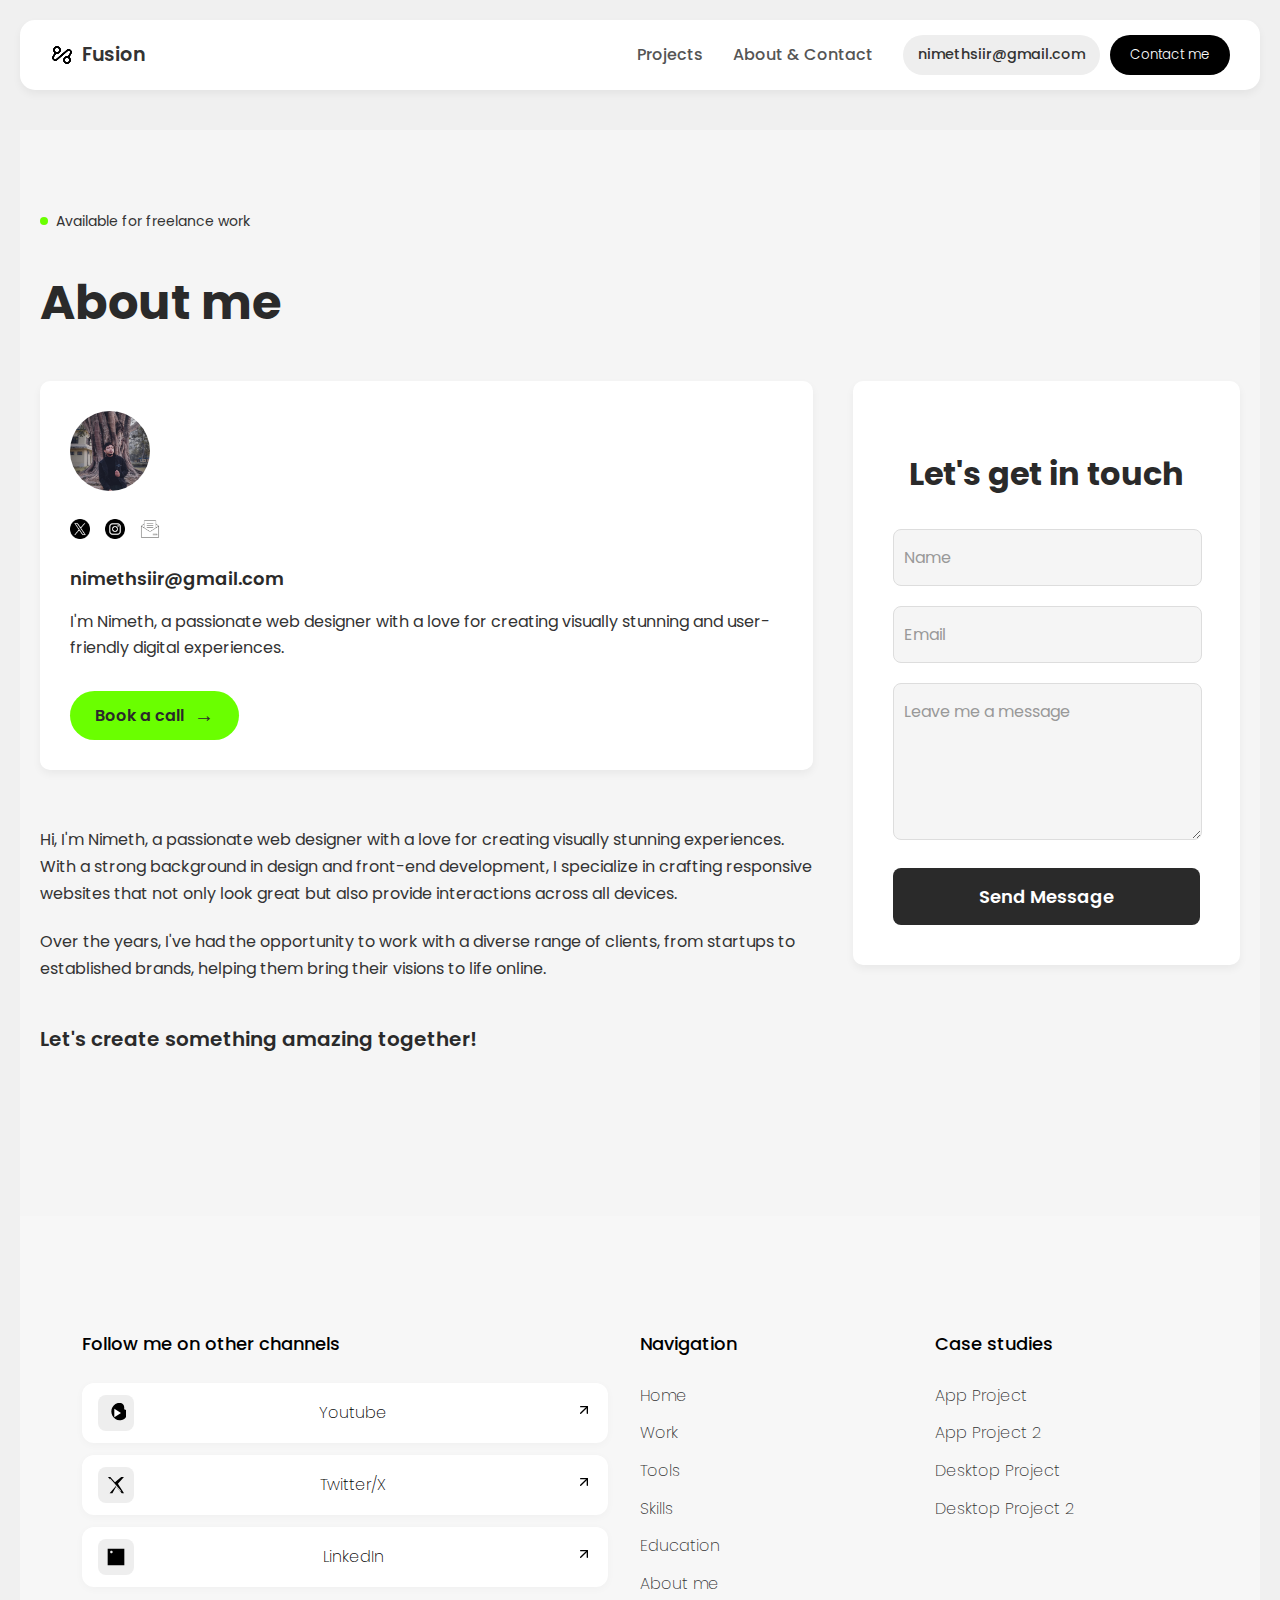
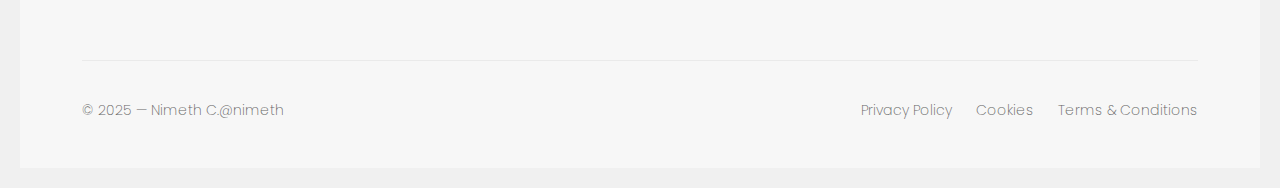
<file: about.html>
<!DOCTYPE html>
<html lang="en">
<head>
    <meta charset="UTF-8">
    <meta name="viewport" content="width=device-width, initial-scale=1.0">
    <title>Nimeth C. - Fusion</title>
    <link rel="stylesheet" href="css/style.css">
    <link rel="icon" type="image/png" href="assets/Automation.png">
    <link rel="preconnect" href="https://fonts.googleapis.com">
    <link rel="preconnect" href="https://fonts.gstatic.com" crossorigin>
    <link href="https://fonts.googleapis.com/css2?family=Poppins:wght@300;400;500;600;700&display=swap" rel="stylesheet">
    <link rel="stylesheet" href="https://fonts.googleapis.com/css2?family=Material+Symbols+Outlined:opsz,wght,FILL,GRAD@24,400,0,0&icon_names=arrow_circle_right" />
    <link rel="stylesheet" href="https://cdnjs.cloudflare.com/ajax/libs/font-awesome/6.7.2/css/all.min.css" integrity="sha512-Evv84Mr4kqVGRNSgIGL/F/aIDqQb7xQ2vcrdIwxfjThSH8CSR7PBEakCr51Ck+w+/U6swU2Im1vVX0SVk9ABhg==" crossorigin="anonymous" referrerpolicy="no-referrer" />
    <link href="https://fonts.googleapis.com/css2?family=Material+Icons" rel="stylesheet">
    <link href="https://fonts.googleapis.com/css2?family=Material+Symbols+Outlined" rel="stylesheet">
    
</head>
<body>
    <!--Preloader-->
    <div id="preloader">
        <div class="spinner"></div>
    </div>
    
    <div class="container">
        <!-- Navbar -->
        <nav class="navbar">
            <div class="navbar-brand">
                <img src="assets/Automation.png" alt="Fusion Logo" class="logo">
                Fusion
            </div>
            <div class="hamburger-menu" id="hamburger-menu">
                &#9776;
            </div>
            <div class="nav-links" id="nav-links">
                <ul>
                    <li><a href="project.html">Projects</a></li>
                    <li><a href="about.html">About & Contact</a></li>
                    <li class="email-contact">
                        <a href="mailto:hello@andrew.design" class="email-link">nimethsiir@gmail.com</a>
                        <button class="contact-btn">Contact me</button>
                    </li>
                </ul>
            </div>
        </nav>


        <!-- About me -->
<section id="about-me" class="am-section">
    <div class="am-container">
        <div class="am-status-indicator">
            <span class="am-status-dot"></span> Available for freelance work
        </div>
        <h1 class="am-section-heading">About me</h1>

        <div class="am-main-content-flex">
            <div class="am-left-content-column">
                <div class="am-contact-card">
                    <div class="am-profile-image-wrap">
                        <img src="assets/profile.jpeg" alt="Andrew's Profile Picture" class="am-profile-image">
                    </div>
                    <div class="am-social-links">
                        <a href="#" aria-label="X (Twitter)" class="am-social-icon"><img src="assets/twitter.png" alt="X icon"></a>
                        <a href="#" aria-label="Instagram" class="am-social-icon"><img src="assets/instagram.png" alt="Instagram icon"></a>
                        <a href="#" aria-label="Email" class="am-social-icon"><img src="assets/letter.png" alt="Email icon"></a>
                    </div>
                    <p class="am-email-address">nimethsiir@gmail.com</p>
                    <p class="am-intro-paragraph">I'm Nimeth, a passionate web designer with a love for creating visually stunning and user-friendly digital experiences.</p>
                    <a href="#" class="am-book-call-button">
                        Book a call
                        <span class="am-button-arrow">→</span>
                    </a>
                </div>

                <div class="am-about-description">
                    <p>Hi, I'm Nimeth, a passionate web designer with a love for creating visually stunning experiences. With a strong background in design and front-end development, I specialize in crafting responsive websites that not only look great but also provide interactions across all devices.</p>
                    <p>Over the years, I've had the opportunity to work with a diverse range of clients, from startups to established brands, helping them bring their visions to life online.</p>
                    <p class="am-tagline-text">Let's create something amazing together!</p>
                </div>
            </div>

            <div class="am-right-form-column">
                <div class="am-contact-form-block">
                    <h2 class="am-form-heading">Let's get in touch</h2>
                    <form class="am-contact-form">
                        <div class="am-form-field">
                            <input type="text" id="am-name" name="name" placeholder="Name" required>
                        </div>
                        <div class="am-form-field">
                            <input type="email" id="am-email" name="email" placeholder="Email" required>
                        </div>
                        <div class="am-form-field">
                            <textarea id="am-message" name="message" placeholder="Leave me a message" rows="5" required></textarea>
                        </div>
                        <button type="submit" class="am-send-message-button">Send Message</button>
                    </form>
                </div>
            </div>
        </div>
    </div>
</section>
<!-- Footer -->

<section class="footer-section">
    <div class="footer-content-wrapper">
        <!-- Column 1: Follow me on other channels -->
        <div class="footer-column follow-channels">
            <h3 class="footer-column-heading">Follow me on other channels</h3>
            <div class="social-links-footer">
                <a href="#" target="_blank" class="footer-social-link">
                    <span class="footer-social-icon-wrapper">
                        <svg width="20" height="20" viewBox="0 0 24 24" fill="none" xmlns="http://www.w3.org/2000/svg">
                            <path d="M21.8 7.36c0.1-0.9 0.1-1.8 0-2.7c-0.1-0.9-0.4-1.7-0.9-2.5c-0.5-0.8-1.2-1.4-2-1.8c-0.8-0.4-1.7-0.6-2.6-0.6c-1.8 0-3.5 0.5-5 1.5c-1.5 1-2.7 2.3-3.6 3.9c-0.9 1.6-1.3 3.3-1.3 5c0 1.7 0.4 3.4 1.3 5c0.9 1.6 2.1 2.9 3.6 3.9c1.5 1 3.2 1.5 5 1.5c0.9 0 1.8-0.1 2.6-0.3c0.8-0.2 1.6-0.5 2.3-0.9c0.7-0.4 1.4-0.9 1.9-1.5c0.6-0.6 1-1.2 1.3-1.9c0.3-0.7 0.5-1.5 0.6-2.3c0.1-0.8 0.1-1.6 0-2.4c0-0.8-0.1-1.6-0.3-2.4z" fill="currentColor"/>
                            <path d="M10 17V7L18 12L10 17Z" fill="#fff"/>
                        </svg>
                    </span>
                    Youtube
                    <span class="footer-arrow-icon">
                        <svg width="16" height="16" viewBox="0 0 24 24" fill="none" xmlns="http://www.w3.org/2000/svg">
                            <path d="M7 17L17 7" stroke="currentColor" stroke-width="2" stroke-linecap="round" stroke-linejoin="round"/>
                            <path d="M7 7H17V17" stroke="currentColor" stroke-width="2" stroke-linecap="round" stroke-linejoin="round"/>
                        </svg>
                    </span>
                </a>
                <a href="#" target="_blank" class="footer-social-link">
                    <span class="footer-social-icon-wrapper">
                        <svg width="20" height="20" viewBox="0 0 24 24" fill="none" xmlns="http://www.w3.org/2000/svg">
                            <path d="M18.244 2.25h3.308l-7.227 8.26L21.61 21.75H18.935L12.07 13.956L7.646 21.75H4.353L11.607 13.542L2.367 2.25H5.207L10.74 8.604L18.244 2.25ZM17.037 19.5H18.406L5.303 4.5H3.892L17.037 19.5Z" fill="currentColor"/>
                        </svg>
                    </span>
                    Twitter/X
                    <span class="footer-arrow-icon">
                        <svg width="16" height="16" viewBox="0 0 24 24" fill="none" xmlns="http://www.w3.org/2000/svg">
                            <path d="M7 17L17 7" stroke="currentColor" stroke-width="2" stroke-linecap="round" stroke-linejoin="round"/>
                            <path d="M7 7H17V17" stroke="currentColor" stroke-width="2" stroke-linecap="round" stroke-linejoin="round"/>
                        </svg>
                    </span>
                </a>
                <a href="#" target="_blank" class="footer-social-link">
                    <span class="footer-social-icon-wrapper">
                        <svg width="20" height="20" viewBox="0 0 24 24" fill="none" xmlns="http://www.w3.org/2000/svg">
                            <path d="M2.00001 2.00001H22V22H2.00001V2.00001ZM8.00001 10V18H5V10H8.00001ZM6.50001 7.5C7.32843 7.5 8.00001 6.82843 8.00001 6C8.00001 5.17157 7.32843 4.5 6.50001 4.5C5.67158 4.5 5.00001 5.17157 5.00001 6C5.00001 6.82843 5.67158 7.5 6.50001 7.5ZM19 14C19 12.5 17.5 11 16 11C14.5 11 13 12.5 13 14V18H10V10H13V11C13.5 10.5 14.5 9.5 16 9.5C18 9.5 19 10.5 19 14V18Z" fill="currentColor"/>
                        </svg>
                    </span>
                    LinkedIn
                    <span class="footer-arrow-icon">
                        <svg width="16" height="16" viewBox="0 0 24 24" fill="none" xmlns="http://www.w3.org/2000/svg">
                            <path d="M7 17L17 7" stroke="currentColor" stroke-width="2" stroke-linecap="round" stroke-linejoin="round"/>
                            <path d="M7 7H17V17" stroke="currentColor" stroke-width="2" stroke-linecap="round" stroke-linejoin="round"/>
                        </svg>
                    </span>
                </a>
            </div>
        </div>

        <!-- Column 2: Navigation -->
        <div class="footer-column">
            <h3 class="footer-column-heading">Navigation</h3>
            <ul class="footer-links-list">
                <li><a href="index.html">Home</a></li>
                <li><a href="#">Work</a></li>
                <li><a href="#">Tools</a></li>
                <li><a href="#">Skills</a></li>
                <li><a href="#">Education</a></li>
                <li><a href="about.html">About me</a></li>
            </ul>
        </div>

        <!-- Column 3: Case studies -->
        <div class="footer-column">
            <h3 class="footer-column-heading">Case studies</h3>
            <ul class="footer-links-list">
                <li><a href="#">App Project</a></li>
                <li><a href="#">App Project 2</a></li>
                <li><a href="#">Desktop Project</a></li>
                <li><a href="#">Desktop Project 2</a></li>
            </ul>
        </div>
    </div>

    <!-- Bottom Bar: Copyright and Policy -->
    <div class="footer-bottom-bar">
        <p class="copyright">&copy; 2025 &mdash; Nimeth C.@nimeth</p>
        <div class="policy-links">
            <a href="#">Privacy Policy</a>
            <a href="#">Cookies</a>
            <a href="#">Terms & Conditions</a>
        </div>
    </div>
</section>
<script src="js/script.js"></script>
    </body>
</html>
</file>
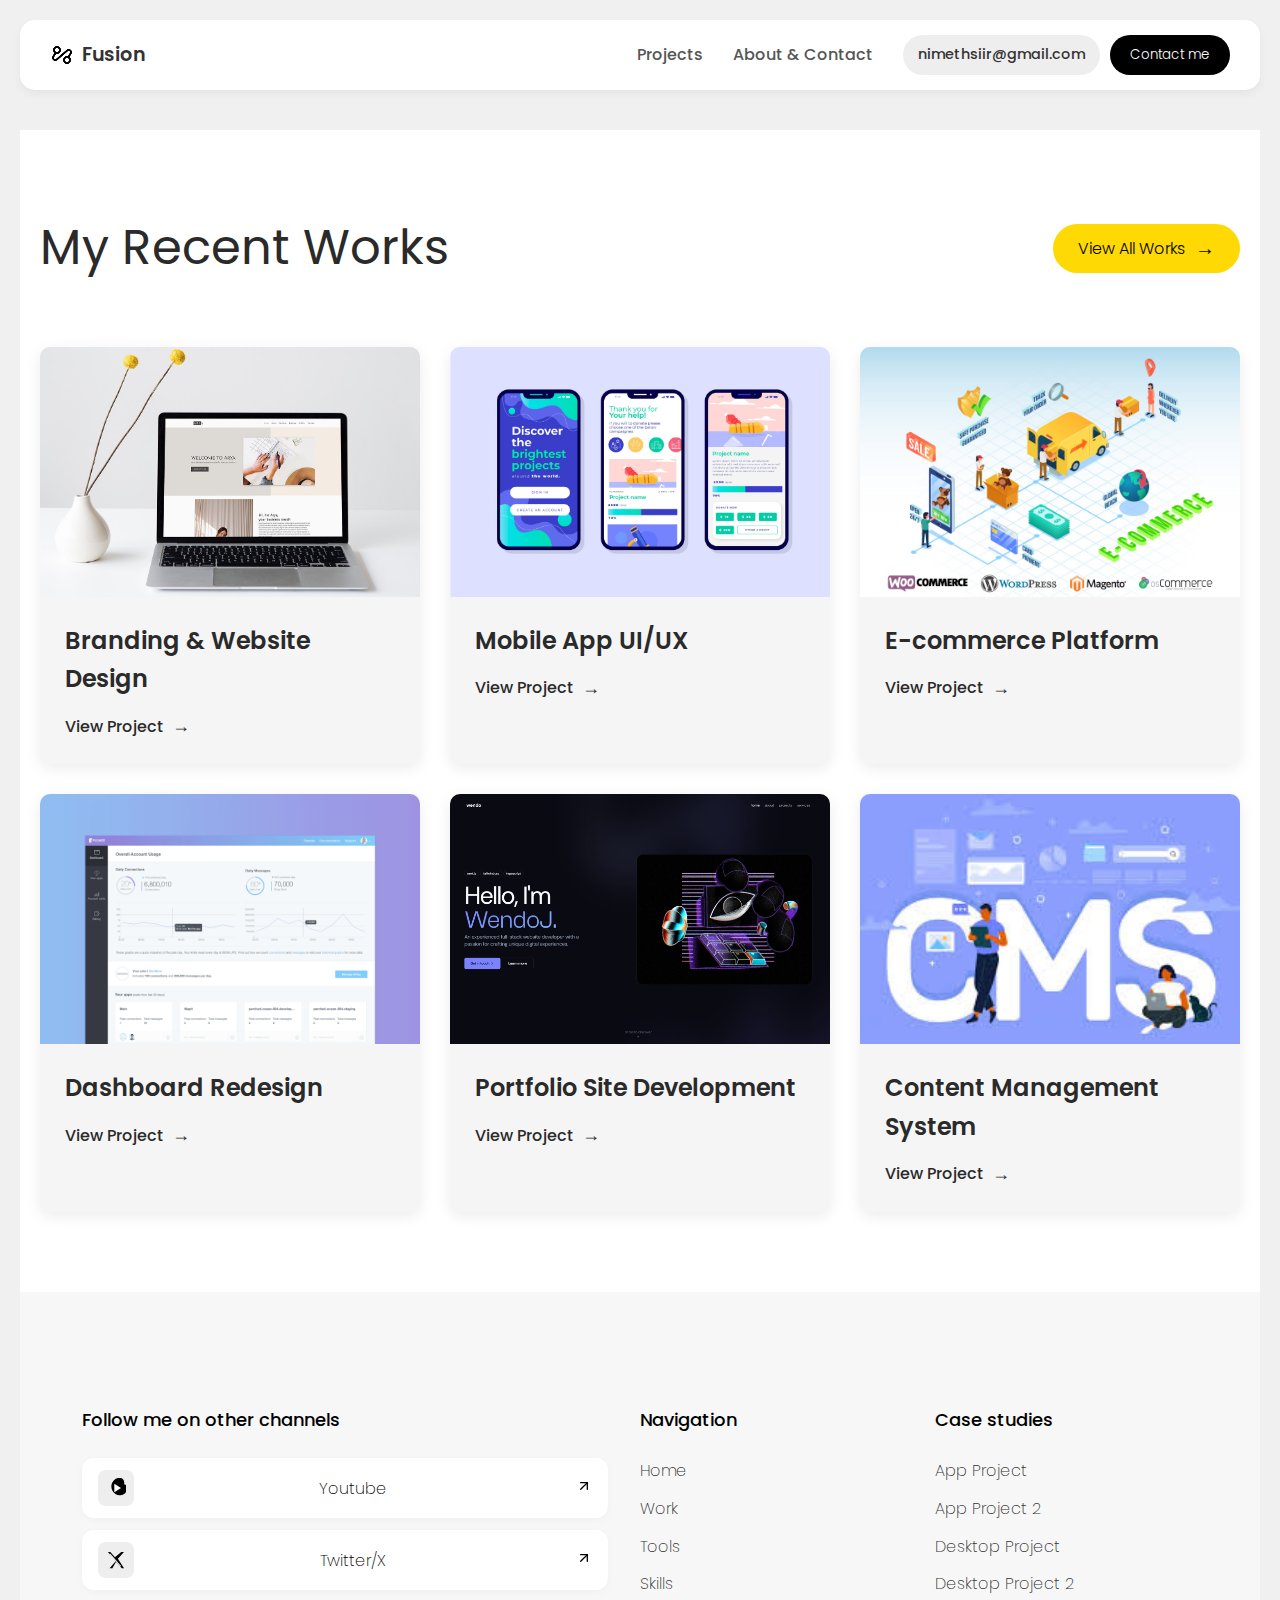
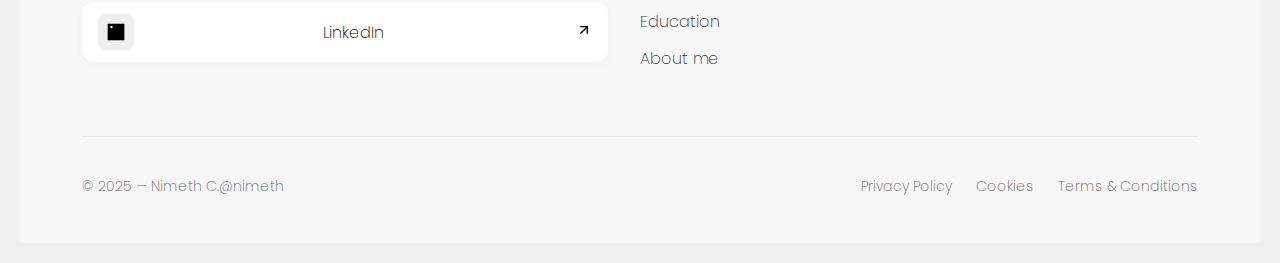
<file: project.html>
<!DOCTYPE html>
<html lang="en">
<head>
    <meta charset="UTF-8">
    <meta name="viewport" content="width=device-width, initial-scale=1.0">
    <title>Nimeth C. - Fusion</title>
    <link rel="stylesheet" href="css/style.css">
    <link rel="icon" type="image/png" href="assets/Automation.png">
    <link rel="preconnect" href="https://fonts.googleapis.com">
    <link rel="preconnect" href="https://fonts.gstatic.com" crossorigin>
    <link href="https://fonts.googleapis.com/css2?family=Poppins:wght@300;400;500;600;700&display=swap" rel="stylesheet">
    <link rel="stylesheet" href="https://fonts.googleapis.com/css2?family=Material+Symbols+Outlined:opsz,wght,FILL,GRAD@24,400,0,0&icon_names=arrow_circle_right" />
    <link rel="stylesheet" href="https://cdnjs.cloudflare.com/ajax/libs/font-awesome/6.7.2/css/all.min.css" integrity="sha512-Evv84Mr4kqVGRNSgIGL/F/aIDqQb7xQ2vcrdIwxfjThSH8CSR7PBEakCr51Ck+w+/U6swU2Im1vVX0SVk9ABhg==" crossorigin="anonymous" referrerpolicy="no-referrer" />
    <link href="https://fonts.googleapis.com/css2?family=Material+Icons" rel="stylesheet">
    <link href="https://fonts.googleapis.com/css2?family=Material+Symbols+Outlined" rel="stylesheet">
    
</head>
<body>
    <!--Preloader-->
    <div id="preloader">
        <div class="spinner"></div>
    </div>
    
    <div class="container">
        <!-- Navbar -->
        <nav class="navbar">
            <div class="navbar-brand">
                <img src="assets/Automation.png" alt="Fusion Logo" class="logo">
                Fusion
            </div>
            <div class="hamburger-menu" id="hamburger-menu">
                &#9776;
            </div>
            <div class="nav-links" id="nav-links">
                <ul>
                    <li><a href="project.html">Projects</a></li>
                    <li><a href="about.html">About & Contact</a></li>
                    <li class="email-contact">
                        <a href="mailto:hello@andrew.design" class="email-link">nimethsiir@gmail.com</a>
                        <button class="contact-btn">Contact me</button>
                    </li>
                </ul>
            </div>
        </nav>


        <!--project-->
<section id="my-recent-works" class="mrw-section">
    <div class="mrw-container">
        <div class="mrw-header">
            <h2 class="mrw-section-heading">My Recent Works</h2>
            <a href="#" class="mrw-view-all-button">
                View All Works
                <span class="mrw-button-arrow">→</span>
            </a>
        </div>

        <div class="mrw-projects-grid">
            <div class="mrw-project-card">
                <img src="assets/Branding website design.jpeg" alt="Project Screenshot 1" class="mrw-project-image">
                <h3 class="mrw-project-title">Branding & Website Design</h3>
                <a href="#" class="mrw-project-link">
                    View Project
                    <span class="mrw-link-arrow">→</span>
                </a>
            </div>

            <div class="mrw-project-card">
                <img src="assets/Mobile UI.webp" alt="Project Screenshot 2" class="mrw-project-image">
                <h3 class="mrw-project-title">Mobile App UI/UX</h3>
                <a href="#" class="mrw-project-link">
                    View Project
                    <span class="mrw-link-arrow">→</span>
                </a>
            </div>

            <div class="mrw-project-card">
                <img src="assets/Mobile E-commerce.jpg" alt="Project Screenshot 3" class="mrw-project-image">
                <h3 class="mrw-project-title">E-commerce Platform</h3>
                <a href="#" class="mrw-project-link">
                    View Project
                    <span class="mrw-link-arrow">→</span>
                </a>
            </div>

            <div class="mrw-project-card">
                <img src="assets/Dashboard redesign.png" alt="Project Screenshot 4" class="mrw-project-image">
                <h3 class="mrw-project-title">Dashboard Redesign</h3>
                <a href="#" class="mrw-project-link">
                    View Project
                    <span class="mrw-link-arrow">→</span>
                </a>
            </div>

            <div class="mrw-project-card">
                <img src="assets/portofolio site development.png" alt="Project Screenshot 5" class="mrw-project-image">
                <h3 class="mrw-project-title">Portfolio Site Development</h3>
                <a href="#" class="mrw-project-link">
                    View Project
                    <span class="mrw-link-arrow">→</span>
                </a>
            </div>

            <div class="mrw-project-card">
                <img src="assets/CMS.jpg" alt="Project Screenshot 6" class="mrw-project-image">
                <h3 class="mrw-project-title">Content Management System</h3>
                <a href="#" class="mrw-project-link">
                    View Project
                    <span class="mrw-link-arrow">→</span>
                </a>
            </div>
        </div>
    </div>
</section>


<!-- Footer -->

<section class="footer-section">
    <div class="footer-content-wrapper">
        <!-- Column 1: Follow me on other channels -->
        <div class="footer-column follow-channels">
            <h3 class="footer-column-heading">Follow me on other channels</h3>
            <div class="social-links-footer">
                <a href="#" target="_blank" class="footer-social-link">
                    <span class="footer-social-icon-wrapper">
                        <svg width="20" height="20" viewBox="0 0 24 24" fill="none" xmlns="http://www.w3.org/2000/svg">
                            <path d="M21.8 7.36c0.1-0.9 0.1-1.8 0-2.7c-0.1-0.9-0.4-1.7-0.9-2.5c-0.5-0.8-1.2-1.4-2-1.8c-0.8-0.4-1.7-0.6-2.6-0.6c-1.8 0-3.5 0.5-5 1.5c-1.5 1-2.7 2.3-3.6 3.9c-0.9 1.6-1.3 3.3-1.3 5c0 1.7 0.4 3.4 1.3 5c0.9 1.6 2.1 2.9 3.6 3.9c1.5 1 3.2 1.5 5 1.5c0.9 0 1.8-0.1 2.6-0.3c0.8-0.2 1.6-0.5 2.3-0.9c0.7-0.4 1.4-0.9 1.9-1.5c0.6-0.6 1-1.2 1.3-1.9c0.3-0.7 0.5-1.5 0.6-2.3c0.1-0.8 0.1-1.6 0-2.4c0-0.8-0.1-1.6-0.3-2.4z" fill="currentColor"/>
                            <path d="M10 17V7L18 12L10 17Z" fill="#fff"/>
                        </svg>
                    </span>
                    Youtube
                    <span class="footer-arrow-icon">
                        <svg width="16" height="16" viewBox="0 0 24 24" fill="none" xmlns="http://www.w3.org/2000/svg">
                            <path d="M7 17L17 7" stroke="currentColor" stroke-width="2" stroke-linecap="round" stroke-linejoin="round"/>
                            <path d="M7 7H17V17" stroke="currentColor" stroke-width="2" stroke-linecap="round" stroke-linejoin="round"/>
                        </svg>
                    </span>
                </a>
                <a href="#" target="_blank" class="footer-social-link">
                    <span class="footer-social-icon-wrapper">
                        <svg width="20" height="20" viewBox="0 0 24 24" fill="none" xmlns="http://www.w3.org/2000/svg">
                            <path d="M18.244 2.25h3.308l-7.227 8.26L21.61 21.75H18.935L12.07 13.956L7.646 21.75H4.353L11.607 13.542L2.367 2.25H5.207L10.74 8.604L18.244 2.25ZM17.037 19.5H18.406L5.303 4.5H3.892L17.037 19.5Z" fill="currentColor"/>
                        </svg>
                    </span>
                    Twitter/X
                    <span class="footer-arrow-icon">
                        <svg width="16" height="16" viewBox="0 0 24 24" fill="none" xmlns="http://www.w3.org/2000/svg">
                            <path d="M7 17L17 7" stroke="currentColor" stroke-width="2" stroke-linecap="round" stroke-linejoin="round"/>
                            <path d="M7 7H17V17" stroke="currentColor" stroke-width="2" stroke-linecap="round" stroke-linejoin="round"/>
                        </svg>
                    </span>
                </a>
                <a href="#" target="_blank" class="footer-social-link">
                    <span class="footer-social-icon-wrapper">
                        <svg width="20" height="20" viewBox="0 0 24 24" fill="none" xmlns="http://www.w3.org/2000/svg">
                            <path d="M2.00001 2.00001H22V22H2.00001V2.00001ZM8.00001 10V18H5V10H8.00001ZM6.50001 7.5C7.32843 7.5 8.00001 6.82843 8.00001 6C8.00001 5.17157 7.32843 4.5 6.50001 4.5C5.67158 4.5 5.00001 5.17157 5.00001 6C5.00001 6.82843 5.67158 7.5 6.50001 7.5ZM19 14C19 12.5 17.5 11 16 11C14.5 11 13 12.5 13 14V18H10V10H13V11C13.5 10.5 14.5 9.5 16 9.5C18 9.5 19 10.5 19 14V18Z" fill="currentColor"/>
                        </svg>
                    </span>
                    LinkedIn
                    <span class="footer-arrow-icon">
                        <svg width="16" height="16" viewBox="0 0 24 24" fill="none" xmlns="http://www.w3.org/2000/svg">
                            <path d="M7 17L17 7" stroke="currentColor" stroke-width="2" stroke-linecap="round" stroke-linejoin="round"/>
                            <path d="M7 7H17V17" stroke="currentColor" stroke-width="2" stroke-linecap="round" stroke-linejoin="round"/>
                        </svg>
                    </span>
                </a>
            </div>
        </div>

        <!-- Column 2: Navigation -->
        <div class="footer-column">
            <h3 class="footer-column-heading">Navigation</h3>
            <ul class="footer-links-list">
                <li><a href="index.html">Home</a></li>
                <li><a href="#">Work</a></li>
                <li><a href="#">Tools</a></li>
                <li><a href="#">Skills</a></li>
                <li><a href="#">Education</a></li>
                <li><a href="about.html">About me</a></li>
            </ul>
        </div>

        <!-- Column 3: Case studies -->
        <div class="footer-column">
            <h3 class="footer-column-heading">Case studies</h3>
            <ul class="footer-links-list">
                <li><a href="#">App Project</a></li>
                <li><a href="#">App Project 2</a></li>
                <li><a href="#">Desktop Project</a></li>
                <li><a href="#">Desktop Project 2</a></li>
            </ul>
        </div>
    </div>

    <!-- Bottom Bar: Copyright and Policy -->
    <div class="footer-bottom-bar">
        <p class="copyright">&copy; 2025 &mdash; Nimeth C.@nimeth</p>
        <div class="policy-links">
            <a href="#">Privacy Policy</a>
            <a href="#">Cookies</a>
            <a href="#">Terms & Conditions</a>
        </div>
    </div>
</section>
<script src="js/script.js"></script>

    </body>
</html>
</file>
<file: css/style.css>
/* General Styles */
:root {
    --primary-green: #6aff00;
    --dark-grey: #2a2a2a;
    --light-grey-bg: #f5f5f5;
    --text-color: #333;
    --border-color: #ddd;
}

body {
    margin: 0;
    font-family: 'Poppins', sans-serif;
    background-color: #f0f0f0; /* Light background */
    color: #333;
    line-height: 1.6;
    overflow-x: hidden; /* Prevent horizontal scroll */
}
/* Preloader styles */
#preloader {
    position: fixed;
    top: 0; left: 0; right: 0; bottom: 0;
    background: #fff;
    z-index: 9999;
    display: flex;
    align-items: center;
    justify-content: center;
    transition: opacity 0.4s;
}
#preloader .spinner {
    width: 48px;
    height: 48px;
    border: 5px solid #e0e0e0;
    border-top: 5px solid #8aff00;
    border-radius: 50%;
    animation: spin 1s linear infinite;
}
@keyframes spin {
    to { transform: rotate(360deg); }
}

.container {
    max-width: 1400px;
    margin: 0 auto;
    padding: 20px;
    position: relative;
}

/* Navbar */
.navbar {
    display: flex;
    justify-content: space-between;
    align-items: center;
    padding: 15px 30px;
    background-color: #fff;
    border-radius: 15px; /* Box effect */
    box-shadow: 0 4px 8px rgba(0, 0, 0, 0.05);
    margin-bottom: 40px;
    position: relative; /* For mobile menu positioning */
    z-index: 1000;
}

.navbar-brand {
    display: flex;
    align-items: center;
    font-weight: 600;
    font-size: 1.2em;
}

.navbar-brand .logo {
    margin-right: 8px;
    border-radius: 50%; /* Example for logo */
}

.nav-links ul {
    list-style: none;
    margin: 0;
    padding: 0;
    display: flex;
    align-items: center;
}

.nav-links ul li {
    margin-left: 30px;
}

.nav-links ul li a {
    text-decoration: none;
    color: #555;
    font-weight: 500;
    transition: color 0.3s ease;
}

.nav-links ul li a:hover {
    color: #000;
}

.email-contact {
    display: flex;
    align-items: center;
}

.email-link {
    background-color: #eee;
    padding: 8px 15px;
    border-radius: 30px;
    margin-right: 10px;
    font-size: 0.9em;
    color: #333 !important; /* Override default link color */
}

.contact-btn {
    background-color: #000;
    color: #fff;
    border: none;
    padding: 10px 20px;
    border-radius: 30px;
    cursor: pointer;
    font-weight: 300;
    font-style: normal;
    font-family: "poppins", sans-serif;
    transition: background-color 0.3s ease;
}

.contact-btn:hover {
    background-color: #333;
}

/* Hamburger Menu for Mobile */
.hamburger-menu {
    display: none; /* Hidden by default on desktop */
    font-size: 1.8em;
    cursor: pointer;
}

/* Hero Section */
.hero-section {
    display: flex;
    justify-content: center;
    align-items: flex-start;
    padding: 50px 0;
    position: relative;
    overflow: hidden; /* For background pattern */
}

.hero-content {
    max-width: 800px;
    text-align: left;
    z-index: 1; /* Ensure content is above background */
    padding-left: 20px; /* Add some padding for alignment */
}

.profile-card {
    display: flex;
    align-items: center;
    background-color: #fff;
    padding: 15px 25px;
    border-radius: 15px; /* Smooth edges */
    box-shadow: 0 4px 8px rgba(0, 0, 0, 0.05);
    margin-bottom: 30px;
    width: fit-content; /* Adjust width to content */
}

.profile-image-wrapper {
    width: 80px;
    height: 80px;
    border-radius: 50%;
    overflow: hidden;
    margin-right: 20px;
    border: 2px solid #eee; /* Light border */
}

.profile-image {
    width: 100%;
    height: 100%;
    object-fit: cover;
}

.profile-info h2 {
    margin: 0;
    font-size: 1.4em;
    font-weight: 600;
}

.profile-info p {
    margin: 5px 0 10px;
    color: #777;
    font-size: 0.9em;
}

.social-icons a {
    margin-right: 10px;
}

.social-icons img {
    width: 20px;
    height: 20px;
    border-radius: 5px; /* Small rounded corners for icons */
}

.availability {
    display: flex;
    align-items: center;
    font-size: 0.9em;
    color: #555;
    margin-bottom: 20px;
}

.dot {
    width: 8px;
    height: 8px;
    background-color: #4CAF50; /* Green dot */
    border-radius: 50%;
    margin-right: 8px;
}

.hero-content h1 {
    font-size: 3.5em;
    line-height: 1.2;
    margin-bottom: 20px;
    font-weight: 400;
    font-style: normal;
}

.highlight-box {
    background-color: #e0e0e0;
    padding: 5px 15px;
    border-radius: 30px;
    display: inline-block; /* Allows padding and margin */
    margin: 0 5px;
}

.experience {
    font-size: 1em;
    color: #777;
    margin-bottom: 15px;
}

.description {
    font-size: 1.1em;
    color: #555;
    margin-bottom: 30px;
    max-width: 600px;
}

.see-what-i-can-do {
    background: linear-gradient(45deg, #a8ff78, #78ff78); /* Green gradient */
    color: #000;
    border: none;
    padding: 15px 30px;
    border-radius: 9999px; /* Smooth edge box */
    cursor: pointer;
    font-family: "Poppins", sans-serif;
    font-size: 1.1em;
    font-weight: 600;
    display: flex;
    align-items: center;
    justify-content: center;
    transition: all 0.3s ease;
    box-shadow: 0 5px 15px rgba(120, 255, 120, 0.4);
}

.see-what-i-can-do:hover {
    transform: translateY(-3px);
    box-shadow: 0 8px 20px rgba(120, 255, 120, 0.6);
}

.arrow-icon {
    margin-left: 10px;
    font-size: 1.5em;
    transition: transform 0.3s ease; /* For rotation */
    display: inline-block; /* Ensure transform works */
}

.see-what-i-can-do:hover .arrow-icon {
    transform: rotate(45deg); /* Rotate on hover */
}

/* Background Pattern */
.background-pattern {
    position: absolute;
    top: 0;
    right: 0;
    bottom: 0;
    left: 0;
    background-image: url('data:image/svg+xml;utf8,<svg width="100%" height="100%" viewBox="0 0 100 100" xmlns="http://www.w3.org/2000/svg"><defs><pattern id="diagonal-lines" patternUnits="userSpaceOnUse" width="10" height="10"><path d="M-1,1 l2,-2 M0,10 l10,-10 M9,11 l2,-2" stroke="%23e0e0e0" stroke-width="0.5"/></pattern></defs><rect width="100%" height="100%" fill="url(%23diagonal-lines)"/></svg>');
    background-size: cover;
    opacity: 0.3; /* Subtle effect */
    z-index: 0;
}


/* Bottom Right Box */
.bottom-right-box {
    position: fixed;
    bottom: 20px;
    right: 20px;
    display: flex;
    flex-direction: column;
    gap: 10px;
    z-index: 100;
}

.unlock-box, .framer-box {
    background-color: #000;
    color: #fff;
    padding: 10px 15px;
    border-radius: 15px; /* Smooth edge box */
    display: flex;
    align-items: center;
    font-size: 0.9em;
    box-shadow: 0 4px 8px rgba(0, 0, 0, 0.2);
}

.unlock-box .lock-icon {
    margin-left: 8px;
}

.framer-box img {
    margin-right: 5px;
    border-radius: 3px; /* Small rounded corners for framer logo */
}

/* Mobile Responsiveness */
@media (max-width: 768px) {
    .navbar {
        padding: 15px 20px;
    }

    .nav-links {
        display: none; /* Hide by default on mobile */
        flex-direction: column;
        width: 100%;
        position: absolute;
        top: 60px; /* Below the navbar */
        left: 0;
        background-color: #fff;
        border-radius: 0 0 15px 15px;
        box-shadow: 0 4px 8px rgba(0, 0, 0, 0.05);
        overflow: hidden; /* For slide effect */
        max-height: 0; /* For sliding animation */
        transition: max-height 0.5s ease-out;
        align-items: flex-start; /* Align items to the left */
        padding: 0 20px; /* Padding for left alignment */
    }

    .nav-links.active {
        display: flex;
        max-height: 200px; /* Adjust based on content height */
        padding-bottom: 20px; /* Add padding when active */
    }

    .nav-links ul {
        flex-direction: column;
        width: 100%;
        align-items: flex-start; /* Align items to the left */
    }

    .nav-links ul li {
        margin: 10px 0;
        width: 100%;
        text-align: left; /* Ensure text is left-aligned */
    }

    .email-contact {
        flex-direction: column;
        align-items: flex-start; /* Align items to the left */
        width: 100%;
    }

    .email-link {
        margin-right: 0;
        margin-bottom: 10px;
        width: calc(100% - 30px); /* Adjust width for padding */
        text-align: center;
    }

    .contact-btn {
        width: calc(100% - 30px); /* Adjust width for padding */
    }

    .hamburger-menu {
        display: block; /* Show hamburger on mobile */
    }

    .hero-section {
        flex-direction: column;
        align-items: center;
        text-align: center;
        padding: 30px 0;
    }

    .hero-content {
        padding: 0 20px;
        text-align: left; /* Keep text left-aligned as per image */
    }

    .profile-card {
        flex-direction: row; /* Keep image and text side-by-side */
        align-items: center;
        width: auto; /* Allow content to dictate width */
        margin-bottom: 20px;
    }

    .profile-image-wrapper {
        width: 60px;
        height: 60px;
        margin-right: 15px;
    }

    .profile-info h2 {
        font-size: 1.2em;
    }

    .profile-info p {
        font-size: 0.8em;
    }

    .hero-content h1 {
        font-size: 2.2em;
        text-align: left; /* Align left as per image */
    }

    .highlight-box {
        padding: 3px 10px;
        border-radius: 8px;
    }

    .experience, .description {
        font-size: 0.9em;
        text-align: left; /* Align left as per image */
    }

    .see-what-i-can-do {
        padding: 12px 25px;
        font-size: 1em;
        width: 100%; /* Full width for button */
        box-sizing: border-box; /* Include padding in width */
    }

    .bottom-right-box {
        position: static; /* Remove fixed positioning */
        margin-top: 40px;
        align-items: center;
        width: 100%;
        box-sizing: border-box;
        padding: 0 20px;
    }

    .unlock-box, .framer-box {
        width: 100%;
        justify-content: center;
    }
}

/* For very small screens */
@media (max-width: 480px) {
    .hero-content h1 {
        font-size: 1.8em;
    }

    .profile-card {
        flex-direction: column; /* Stack image and text */
        text-align: center;
    }

    .profile-image-wrapper {
        margin-right: 0;
        margin-bottom: 10px;
    }

    .social-icons {
        justify-content: center;
        display: flex;
    }
}

/* Main section */
/* style.css */

/* Base styles for the entire section */
.main-section {
    font-family: 'Poppins', sans-serif; /* All text will use Poppins */
    background-color: #000; /* Dark background */
    color: #fff; /* White text */
    /* REMOVED: min-height: 100vh; */
    display: flex;
    flex-direction: column;
    /* Adjusted padding-top to control space from top of the screen */
    padding: 2rem 5% 4rem; /* Top padding, horizontal padding, bottom padding */
    overflow: hidden; /* Ensure no horizontal scroll from slider */
    box-sizing: border-box; /* Include padding in element's total width/height */
}

/* Sliding Statistics Container */
.sliding-stats-container {
    width: 100vw; /* Take full viewport width */
    overflow: hidden; /* Hides the overflowing content */
    white-space: nowrap; /* Prevents items from wrapping */
    margin-bottom: 1.5rem; /* Reduced gap: approx 24px */
    position: relative;
    padding: 0.5rem 0;
    /* Negative margins to pull it full width despite parent padding */
    margin-left: -5vw;
    margin-right: -5vw;
}

.sliding-stats-track {
    display: inline-flex; /* Allows items to be side-by-side */
    animation: slideLeft 20s linear infinite; /* Animation definition */
    will-change: transform; /* Optimize for animation performance */
}

.stat-item {
    display: flex;
    align-items: center;
    gap: 0.5rem; /* Space between value and label */
    padding: 0 2rem; /* Spacing between individual stat items */
    flex-shrink: 0; /* Prevent items from shrinking */
    font-size: 1.125rem; /* text-lg */
    white-space: nowrap; /* Ensure text stays on one line */
}

.stat-value {
    color: #8aff00; /* Green color for numbers */
    font-weight: 600; /* Semi-bold */
}

.stat-label {
    color: #ccc; /* Lighter white for labels */
}

/* Main Hero Content Styling */
.hero-content {
    text-align: left; /* Aligned left as per image */
    max-width: 800px; /* Limit width for readability, but keeps it left */
    width: 100%; /* Take full available width within parent padding */
    /* REMOVED: margin-top: auto; */ /* This was causing the large gap */
    /* padding-bottom: 4rem; */ /* This padding is now part of .main-section */
}

.featured-projects-label {
    font-size: 1rem; /* text-base */
    color: #ccc;
    margin-bottom: 1rem;
    display: flex; /* Keeps flex for the green dot alignment */
    align-items: center;
    justify-content: flex-start; /* Align the label and dot to the left */
    gap: 0.5rem;
}

.featured-projects-label span {
    color: #8aff00; /* Green dot */
    font-size: 1.5rem;
    line-height: 1;
}

.main-heading {
    font-size: 3.5rem; /* text-5xl */
    font-weight: 700; /* Extra-bold */
    line-height: 1.1;
    margin-bottom: 2.5rem;
}

/* Button Styling */
.button {
    display: inline-flex;
    align-items: center;
    justify-content: center;
    gap: 0.75rem;
    background-color: #8aff00; /* Green background */
    color: #000; /* Black text */
    padding: 1rem 2rem;
    border-radius: 9999px; /* Fully rounded */
    text-decoration: none;
    font-weight: 600; /* Semi-bold */
    font-size: 1.125rem; /* text-lg */
    transition: background-color 0.3s ease, transform 0.3s ease;
    box-shadow: 0 4px 15px rgba(138, 255, 0, 0.4); /* Green shadow */
    position: relative;
    overflow: hidden;
}

.button:hover {
    background-color: #6ee600; /* Darker green on hover */
    transform: translateY(-2px); /* Slight lift effect */
}

.arrow-icon {
    display: inline-block;
    transition: transform 0.3s ease; /* Smooth transition for rotation */
}

.button:hover .arrow-icon {
    transform: rotate(45deg); /* Rotate arrow on hover */
}

.arrow-icon svg {
    width: 1.5rem;
    height: 1.5rem;
    stroke: currentColor; /* Inherit color from button text */
}

/* Responsive adjustments */
@media (max-width: 768px) {
    .main-section {
        padding: 1.5rem 3% 3rem; /* Adjusted padding for smaller screens */
    }

    .sliding-stats-container {
        margin-bottom: 1rem; /* Further reduced gap for mobile: approx 16px */
        margin-left: -3vw;
        margin-right: -3vw;
    }

    .stat-item {
        padding: 0 1rem;
        font-size: 1rem; /* text-base */
    }

    .main-heading {
        font-size: 2.5rem; /* text-4xl */
        margin-bottom: 2rem;
    }

    .button {
        padding: 0.8rem 1.5rem;
        font-size: 1rem; /* text-base */
    }

    .arrow-icon svg {
        width: 1.25rem;
        height: 1.25rem;
    }
}

@media (max-width: 480px) {
    .main-section {
        padding: 1rem 2% 2rem; /* Further adjust padding for very small screens */
    }

    .sliding-stats-container {
        margin-bottom: 0.75rem; /* Even smaller gap for very small mobile: approx 12px */
        margin-left: -2vw;
        margin-right: -2vw;
    }

    .stat-item {
        padding: 0 0.75rem;
        font-size: 0.9rem;
    }

    .main-heading {
        font-size: 2rem; /* text-3xl */
        margin-bottom: 1.5rem;
    }

    .featured-projects-label {
        font-size: 0.875rem; /* text-sm */
    }

    .button {
        padding: 0.7rem 1.2rem;
        font-size: 0.9rem;
    }
}

/*project section*/
/* Add these styles to your existing style.css file */

.projects-section {
    background-color: #000; /* Dark background */
    padding: 4rem 5%; /* Padding around the grid */
    font-family: 'Poppins', sans-serif; /* Ensure Poppins font is loaded */
    color: #fff;
    box-sizing: border-box; /* Include padding in element's total width/height */
}

.projects-grid {
    display: grid;
    /* Two columns for larger screens, each taking equal space */
    grid-template-columns: repeat(2, 1fr); 
    gap: 1.5rem; /* Gap between grid items */
    max-width: 1200px; /* Max width for the grid container */
    margin: 0 auto; /* Center the grid */
}

.project-card {
    background-color: #1a1a1a; /* Darker background for cards */
    border-radius: 1rem; /* Rounded corners */
    padding: 1.5rem;
    display: flex;
    flex-direction: column;
    text-decoration: none; /* Remove underline from links */
    color: inherit; /* Inherit text color */
    transition: background-color 0.3s ease, transform 0.3s ease;
    overflow: hidden; /* Ensures image corners are rounded */
}

.project-card:hover {
    background-color: #2a2a2a; /* Slightly lighter on hover */
    transform: translateY(-5px); /* Slight lift effect on hover */
}

.project-meta {
    display: flex;
    justify-content: space-between;
    font-size: 0.875rem; /* 14px */
    color: #ccc;
    margin-bottom: 0.75rem; /* 12px */
}

.project-type {
    color: #8aff00; /* Green for project type */
}

.project-title {
    font-size: 1.5rem; /* 24px */
    font-weight: 600; /* Semi-bold */
    margin-bottom: 0.5rem; /* 8px */
    line-height: 1.2;
}

.project-description {
    font-size: 1rem; /* 16px */
    color: #aaa;
    margin-bottom: 1.5rem; /* 24px space before image */
}

.project-image-container {
    width: 100%;
    /* Aspect ratio for images (e.g., 16:10 or 3:2) for bigger look */
    padding-bottom: 62.5%; /* For 16:10 aspect ratio (height / width * 100) */
    position: relative;
    border-radius: 0.75rem; /* Rounded corners for image container */
    overflow: hidden; /* Hide overflow if image is larger */
    background-color: #333; /* Placeholder background */
}

.project-image {
    position: absolute;
    top: 0;
    left: 0;
    width: 100%;
    height: 100%;
    object-fit: cover; /* Cover the container */
    display: block;
}

/* View All Projects Card Specific Styles */
.view-all-card {
    background-color: #8aff00; /* Green background */
    color: #000; /* Black text */
    display: flex;
    align-items: center;
    justify-content: center;
    text-align: center;
    flex-direction: column; /* Ensure content stacks vertically */
    padding: 2rem; /* More padding for this card */
}

.view-all-card:hover {
    background-color: #6ee600; /* Darker green on hover */
}

.view-all-content {
    display: flex;
    flex-direction: column; /* Stack text and arrow */
    align-items: center;
    justify-content: center;
    gap: 0.75rem; /* Space between text and arrow */
}

.view-all-text {
    font-size: 1.5rem; /* 24px */
    font-weight: 600; /* Semi-bold */
}

.view-all-arrow-icon {
    display: inline-block;
    transition: transform 0.3s ease; /* Smooth transition for rotation */
}

.view-all-card:hover .view-all-arrow-icon {
    transform: rotate(45deg); /* Rotate arrow on hover */
}

.view-all-arrow-icon svg {
    width: 2.5rem; /* Larger arrow for this card */
    height: 2.5rem;
    stroke: currentColor; /* Inherit color from card text */
}

/* Responsive adjustments for the grid */
@media (max-width: 1024px) {
    .projects-grid {
        gap: 1.25rem;
    }
    .project-card {
        padding: 1.25rem;
    }
    .project-title {
        font-size: 1.375rem; /* Slightly smaller */
    }
    .project-description {
        font-size: 0.95rem;
    }
    .view-all-text {
        font-size: 1.375rem;
    }
    .view-all-arrow-icon svg {
        width: 2.25rem;
        height: 2.25rem;
    }
}

@media (max-width: 768px) {
    .projects-section {
        padding: 3rem 3%;
    }
    .projects-grid {
        grid-template-columns: 1fr; /* Single column on mobile */
        gap: 1rem;
    }
    .project-card {
        padding: 1rem;
    }
    .project-title {
        font-size: 1.25rem; /* Even smaller */
    }
    .project-description {
        font-size: 0.9rem;
    }
    .project-image-container {
        padding-bottom: 60%; /* Adjust aspect ratio for mobile if needed */
    }
    .view-all-text {
        font-size: 1.25rem;
    }
    .view-all-arrow-icon svg {
        width: 2rem;
        height: 2rem;
    }
}

@media (max-width: 480px) {
    .projects-section {
        padding: 2rem 2%;
    }
    .project-card {
        padding: 0.75rem;
    }
    .project-title {
        font-size: 1.125rem;
    }
    .project-description {
        font-size: 0.875rem;
    }
    .project-image-container {
        padding-bottom: 56.25%; /* 16:9 aspect ratio for very small mobile */
    }
    .view-all-text {
        font-size: 1.125rem;
    }
    .view-all-arrow-icon svg {
        width: 1.75rem;
        height: 1.75rem;
    }
}

/* creative tool */

.creative-toolbox-section {
    background-color: #f7f7f7; /* Light background as per image */
    padding: 6rem 5%; /* Generous padding top/bottom, 5% horizontal */
    font-family: 'Poppins', sans-serif;
    color: #333; /* Darker text color for light background */
    box-sizing: border-box;
}

.toolbox-content-wrapper {
    display: flex;
    gap: 4rem; /* Space between left and right columns */
    max-width: 1200px; /* Max width for the content */
    margin: 0 auto; /* Center the content */
    align-items: flex-start; /* Align items to the top */
}

.toolbox-left-column {
    flex: 1; /* Takes available space */
    min-width: 300px; /* Minimum width to prevent squishing */
}

.toolbox-label {
    font-size: 1rem; /* 16px */
    color: #666;
    margin-bottom: 1rem; /* Space below label */
    display: flex;
    align-items: center;
    gap: 0.5rem;
}

.toolbox-label span {
    color: #8aff00; /* Green dot */
    font-size: 1.5rem;
    line-height: 1;
}

.toolbox-heading {
    font-size: 5.5rem; /* Large heading */
    font-weight: 200; /* Bold */
    font-style: normal;
    line-height: 1.1;
    color: #000; /* Black for heading */
}

.toolbox-right-column {
    flex: 1.5; /* Takes more space than left column */
    display: flex;
    flex-direction: column;
    gap: 1.5rem; /* Space between tool cards */
}

.tool-card {
    background-color: #fff; /* White background for cards */
    border-radius: 1rem; /* Rounded corners */
    padding: 1.5rem;
    box-shadow: 0 4px 15px rgba(0, 0, 0, 0.05); /* Subtle shadow */
    display: flex;
    flex-direction: column;
    gap: 1.5rem; /* Space between header and progress bar */
}

.tool-header {
    display: flex;
    align-items: center;
    gap: 1rem; /* Space between icon and info */
}

.tool-icon {
    width: 40px;
    height: 40px;
    border-radius: 0.5rem; /* Rounded corners for icons */
    /* Add specific background colors for icons if not using actual images */
    /* .framer-icon { background-color: #0055ff; } */
    /* .figma-icon { background-color: #ff4d4d; } */
    /* .photoshop-icon { background-color: #000; } */
}

.tool-name {
    font-size: 1.25rem; /* 20px */
    font-weight: 600;
    color: #000;
}

.tool-description {
    font-size: 0.95rem; /* 15px */
    color: #666;
}

.progress-bar-container {
    background-color: #e0e0e0; /* Light grey background for progress track */
    border-radius: 0.5rem;
    height: 0.75rem; /* Height of the progress bar */
    overflow: hidden;
    position: relative; /* For percentage text positioning */
}

.progress-bar {
    height: 100%;
    background-color: #8aff00; /* Green progress fill */
    border-radius: 0.5rem;
    transition: width 0.5s ease-in-out; /* Smooth animation for progress */
}

.progress-percentage {
    position: absolute;
    right: 0.5rem; /* Position percentage text inside the bar */
    top: 50%;
    transform: translateY(-50%);
    font-size: 0.8rem; /* Smaller font for percentage */
    font-weight: 500;
    color: #333; /* Darker color for readability on light bar */
}


/* Responsive adjustments */
@media (max-width: 1024px) {
    .toolbox-content-wrapper {
        gap: 3rem;
        flex-direction: column; /* Stack columns on smaller desktops/tablets */
    }
    .toolbox-left-column {
        min-width: unset; /* Remove min-width when stacked */
        width: 100%;
        text-align: center; /* Center text when stacked */
    }
    .toolbox-label {
        justify-content: center; /* Center label when stacked */
    }
    .toolbox-heading {
        font-size: 3rem;
    }
    .toolbox-right-column {
        width: 100%;
    }
    .tool-card {
        padding: 1.25rem;
    }
    .tool-name {
        font-size: 1.15rem;
    }
    .tool-description {
        font-size: 0.9rem;
    }
}

@media (max-width: 768px) {
    .creative-toolbox-section {
        padding: 4rem 3%;
    }
    .toolbox-content-wrapper {
        gap: 2rem;
    }
    .toolbox-heading {
        font-size: 2.5rem;
    }
    .tool-card {
        padding: 1rem;
    }
    .tool-icon {
        width: 35px;
        height: 35px;
    }
    .tool-name {
        font-size: 1.05rem;
    }
    .tool-description {
        font-size: 0.85rem;
    }
    .progress-bar-container {
        height: 0.6rem;
    }
    .progress-percentage {
        font-size: 0.7rem;
    }
}

@media (max-width: 480px) {
    .creative-toolbox-section {
        padding: 3rem 2%;
    }
    .toolbox-heading {
        font-size: 2rem;
    }
    .tool-card {
        padding: 0.75rem;
    }
    .tool-icon {
        width: 30px;
        height: 30px;
    }
    .tool-name {
        font-size: 1rem;
    }
    .tool-description {
        font-size: 0.8rem;
    }
    .progress-bar-container {
        height: 0.5rem;
    }
    .progress-percentage {
        font-size: 0.65rem;
        right: 0.3rem;
    }
}

/* process */


.process-section {
    background-color: #000; /* Dark background */
    padding: 6rem 5% 4rem; /* Top, horizontal, bottom padding */
    font-family: 'Poppins', sans-serif;
    color: #fff;
    box-sizing: border-box;
    overflow: hidden; /* For the sliding bar */
}

/* Top Sliding Categories */
.process-sliding-categories-container {
    width: 100vw; /* Full viewport width */
    overflow: hidden;
    white-space: nowrap;
    margin-bottom: 4rem; /* Space below categories and before heading */
    position: relative;
    padding: 0.5rem 0;
    margin-left: -5vw; /* Pull to edge despite section padding */
    margin-right: -5vw;
}

.process-sliding-categories-track {
    display: inline-flex;
    animation: slideLeft 20s linear infinite; /* Animation definition */
    will-change: transform;
}

.category-item {
    display: flex;
    align-items: center;
    gap: 0.5rem;
    padding: 0 2rem; /* Spacing between items */
    flex-shrink: 0;
    font-size: 1.125rem; /* 18px */
    white-space: nowrap;
}

.category-text {
    color: #ccc; /* Lighter white for text */
    font-weight: 500;
}

.category-separator {
    color: #8aff00; /* Green star */
    font-size: 1.25rem;
    line-height: 1;
}

/* Keyframe Animation for Sliding Categories */
@keyframes slideProcessCategories {
    0% {
        transform: translateX(0);
    }
    100% {
        /* This value will be dynamically set by JS for perfect loop */
        transform: translateX(-50%); 
    }
}

/* Main Process Content */
.process-main-content {
    max-width: 1200px; /* Max width for the content */
    margin: 0 auto; /* Center the content */
    text-align: left;
}

.process-label {
    font-size: 1rem; /* 16px */
    color: #ccc;
    margin-bottom: 1rem;
    display: flex;
    align-items: center;
    justify-content: flex-start;
    gap: 0.5rem;
}

.process-label span {
    color: #8aff00; /* Green dot */
    font-size: 1.5rem;
    line-height: 1;
}

.process-heading {
    font-size: 3.5rem; /* Large heading */
    font-weight: 700;
    line-height: 1.1;
    margin-bottom: 4rem; /* Space below heading and before steps */
}

.process-steps-container {
    display: flex;
    flex-direction: column;
    gap: 2.5rem; /* Space between individual process steps */
}

.process-step {
    background-color: #1a1a1a; /* Darker background for step cards */
    border-radius: 1rem;
    padding: 2rem;
    display: flex;
    flex-direction: column;
    gap: 1.5rem;
}

.step-header {
    display: flex;
    align-items: center;
    gap: 1rem;
    flex-wrap: wrap; /* Allow items to wrap on smaller screens */
}

.step-button {
    background-color: #333; /* Dark grey button background */
    color: #fff;
    padding: 0.5rem 1.25rem;
    border-radius: 9999px; /* Fully rounded */
    font-size: 0.9rem;
    font-weight: 500;
    flex-shrink: 0; /* Prevent shrinking */
}

.step-number {
    font-size: 1.5rem; /* 24px */
    font-weight: 600;
    color: #8aff00; /* Green for number */
    flex-shrink: 0;
}

.step-duration {
    display: flex;
    align-items: center;
    gap: 0.4rem;
    font-size: 0.9rem;
    color: #aaa;
    margin-left: auto; /* Pushes duration to the right */
}

.step-duration svg {
    width: 16px;
    height: 16px;
    stroke: currentColor;
}

.step-title {
    font-size: 1.75rem; /* 28px */
    font-weight: 600;
    line-height: 1.3;
    margin-bottom: 1rem; /* Space before list */
}

.step-details-list {
    list-style: none; /* Remove default list bullets */
    padding: 0;
    margin: 0;
    display: flex;
    flex-direction: column;
    gap: 0.75rem; /* Space between list items */
}

.step-details-list li {
    display: flex;
    align-items: flex-start; /* Align icon and text at the top */
    gap: 0.5rem;
}

.detail-icon {
    color: #8aff00; /* Green star icon */
    font-size: 1.25rem;
    line-height: 1;
    flex-shrink: 0; /* Prevent icon from shrinking */
    margin-top: 0.15rem; /* Slight adjustment for visual alignment */
}

.detail-text {
    font-size: 1rem; /* 16px */
    color: #ccc;
    line-height: 1.5;
}

/* Responsive adjustments */
@media (max-width: 1024px) {
    .process-section {
        padding: 5rem 3% 3rem;
    }
    .process-sliding-categories-container {
        margin-left: -3vw;
        margin-right: -3vw;
        margin-bottom: 3rem;
    }
    .category-item {
        padding: 0 1.5rem;
        font-size: 1rem;
    }
    .process-heading {
        font-size: 3rem;
        margin-bottom: 3rem;
    }
    .process-step {
        padding: 1.5rem;
    }
    .step-title {
        font-size: 1.5rem;
    }
    .step-details-list {
        gap: 0.6rem;
    }
    .detail-text {
        font-size: 0.95rem;
    }
}

@media (max-width: 768px) {
    .process-section {
        padding: 4rem 2% 2rem;
    }
    .process-sliding-categories-container {
        margin-left: -2vw;
        margin-right: -2vw;
        margin-bottom: 2.5rem;
    }
    .category-item {
        padding: 0 1rem;
        font-size: 0.9rem;
    }
    .process-heading {
        font-size: 2.5rem;
        margin-bottom: 2.5rem;
    }
    .process-step {
        padding: 1.25rem;
    }
    .step-button {
        padding: 0.4rem 1rem;
        font-size: 0.85rem;
    }
    .step-number {
        font-size: 1.25rem;
    }
    .step-duration {
        font-size: 0.8rem;
    }
    .step-duration svg {
        width: 14px;
        height: 14px;
    }
    .step-title {
        font-size: 1.3rem;
    }
    .detail-icon {
        font-size: 1.1rem;
    }
    .detail-text {
        font-size: 0.9rem;
    }
}

@media (max-width: 480px) {
    .process-section {
        padding: 3rem 1.5% 1.5rem;
    }
    .process-sliding-categories-container {
        margin-bottom: 2rem;
    }
    .category-item {
        padding: 0 0.75rem;
        font-size: 0.8rem;
    }
    .process-heading {
        font-size: 2rem;
        margin-bottom: 2rem;
    }
    .process-step {
        padding: 1rem;
    }
    .step-header {
        flex-direction: column; /* Stack header items on very small screens */
        align-items: flex-start;
        gap: 0.5rem;
    }
    .step-duration {
        margin-left: 0; /* Remove auto-margin when stacked */
        width: 100%; /* Take full width when stacked */
        justify-content: flex-end; /* Push to right if space allows */
    }
    .step-title {
        font-size: 1.15rem;
    }
    .detail-icon {
        font-size: 1rem;
    }
    .detail-text {
        font-size: 0.85rem;
    }
}

/* metic sectin */
/* Add these styles to your existing style.css file */

.metrics-container {
    display: grid;
    grid-template-columns: repeat(3, 1fr); /* Three equal columns */
    gap: 1.5rem; /* Space between cards */
    margin-top: 4rem; /* Space above the metrics container */
}

.metric-card {
    border-radius: 1rem; /* Rounded corners */
    padding: 2rem;
    display: flex;
    flex-direction: column;
    align-items: flex-start; /* Align content to the left */
    justify-content: space-between; /* Push value to top, label to bottom */
    min-height: 200px; /* Ensure cards have some height */
    box-sizing: border-box;
    position: relative; /* For background elements if added */
    overflow: hidden; /* Hide any overflowing background elements */
}

.metric-card.green-bg {
    background-color: #8aff00; /* Green background */
    color: #000; /* Black text */
}

.metric-card.dark-bg {
    background-color: #1a1a1a; /* Dark background */
    color: #fff; /* White text */
}

.metric-card.white-bg {
    background-color: #fff; /* White background */
    color: #000; /* Black text */
}

.metric-value {
    font-size: 3rem; /* Large number */
    font-weight: 700;
    line-height: 1;
    margin-bottom: 1rem; /* Space between value and label */
}

.metric-label {
    font-size: 1rem; /* 16px */
    font-weight: 500;
    line-height: 1.4;
    color: rgba(0, 0, 0, 0.6); /* Slightly faded for green/white cards */
}

.metric-card.dark-bg .metric-label {
    color: rgba(255, 255, 255, 0.6); /* Slightly faded for dark cards */
}

/* Background elements for cards (as seen in image) */
.metric-card.green-bg::after {
    content: '';
    position: absolute;
    bottom: -50px;
    left: -50px;
    width: 150px;
    height: 150px;
    background: rgba(0, 0, 0, 0.1); /* Lighter green circle */
    border-radius: 50%;
    filter: blur(20px);
}

.metric-card.dark-bg::after {
    content: '';
    position: absolute;
    bottom: -50px;
    left: -50px;
    width: 150px;
    height: 150px;
    background: rgba(255, 255, 255, 0.1); /* Lighter dark circle */
    border-radius: 50%;
    filter: blur(20px);
}

.metric-card.white-bg::after {
    content: '';
    position: absolute;
    bottom: -20px;
    right: -20px;
    width: 120px;
    height: 120px;
    background: rgba(0, 0, 0, 0.1); /* Lighter white arrow */
    mask: url('data:image/svg+xml;utf8,<svg width="24" height="24" viewBox="0 0 24 24" fill="none" xmlns="http://www.w3.org/2000/svg"><path d="M7 17L17 7" stroke="black" stroke-width="2" stroke-linecap="round" stroke-linejoin="round"/><path d="M7 7H17V17" stroke="black" stroke-width="2" stroke-linecap="round" stroke-linejoin="round"/></svg>') no-repeat center / contain;
    mask-size: 80%;
    transform: rotate(45deg); /* Rotate the arrow */
    opacity: 0.2;
}


/* Responsive adjustments */
@media (max-width: 1024px) {
    .metrics-container {
        grid-template-columns: repeat(3, 1fr); /* Keep 3 columns */
        gap: 1rem;
        margin-top: 3rem;
    }
    .metric-card {
        padding: 1.5rem;
        min-height: 180px;
    }
    .metric-value {
        font-size: 2.5rem;
    }
    .metric-label {
        font-size: 0.9rem;
    }
}

@media (max-width: 768px) {
    .metrics-container {
        grid-template-columns: repeat(2, 1fr); /* Two columns on tablets */
        gap: 1rem;
        margin-top: 2.5rem;
    }
    .metric-card {
        padding: 1.25rem;
        min-height: 160px;
    }
    .metric-value {
        font-size: 2.25rem;
    }
    .metric-label {
        font-size: 0.85rem;
    }
    .metric-card.green-bg::after,
    .metric-card.dark-bg::after {
        width: 120px;
        height: 120px;
        bottom: -40px;
        left: -40px;
    }
    .metric-card.white-bg::after {
        width: 100px;
        height: 100px;
        bottom: -15px;
        right: -15px;
    }
}

@media (max-width: 480px) {
    .metrics-container {
        grid-template-columns: 1fr; /* Single column on mobile */
        gap: 0.75rem;
        margin-top: 2rem;
    }
    .metric-card {
        padding: 1rem;
        min-height: 140px;
    }
    .metric-value {
        font-size: 2rem;
    }
    .metric-label {
        font-size: 0.8rem;
    }
    .metric-card.green-bg::after,
    .metric-card.dark-bg::after {
        width: 100px;
        height: 100px;
        bottom: -30px;
        left: -30px;
    }
    .metric-card.white-bg::after {
        width: 80px;
        height: 80px;
        bottom: -10px;
        right: -10px;
    }
}

/* faqs */
/* Add these styles to your existing style.css file */

.faq-section {
    background-color: #f7f7f7; /* Light background */
    padding: 6rem 5% 4rem; /* Top, horizontal, bottom padding */
    font-family: 'Poppins', sans-serif;
    color: #333; /* Dark text for light background */
    box-sizing: border-box;
}

.faq-content-wrapper {
    max-width: 800px; /* Max width for the content to keep it readable */
    margin: 0 auto; /* Center the content */
    text-align: center; /* Center heading and label */
}

.faq-label {
    font-size: 1rem; /* 16px */
    color: #666;
    margin-bottom: 1rem;
    display: flex;
    align-items: center;
    justify-content: center; /* Center label */
    gap: 0.5rem;
}

.faq-label span {
    color: #8aff00; /* Green dot */
    font-size: 1.5rem;
    line-height: 1;
}

.faq-heading {
    font-size: 3.5rem; /* Large heading */
    font-weight: 700;
    line-height: 1.1;
    color: #000; /* Black for heading */
    margin-bottom: 3rem; /* Space below heading */
}

.faq-accordion {
    display: flex;
    flex-direction: column;
    gap: 1rem; /* Space between FAQ items */
    text-align: left; /* Align accordion content to left */
}

.faq-item {
    background-color: #fff; /* White background for each FAQ item */
    border-radius: 0.75rem; /* Rounded corners */
    overflow: hidden; /* Hide overflowing content when answer is closed */
    box-shadow: 0 2px 10px rgba(0, 0, 0, 0.05); /* Subtle shadow */
    border: 1px solid #eee; /* Light border */
}

.faq-question {
    display: flex;
    align-items: center;
    padding: 1.25rem 1.5rem;
    cursor: pointer;
    font-size: 1.125rem; /* 18px */
    font-weight: 500;
    color: #000; /* Black for question text */
    transition: background-color 0.3s ease;
    user-select: none; /* Prevent text selection on click */
}

.faq-question:hover {
    background-color: #f0f0f0; /* Slight hover effect */
}

.faq-number {
    font-size: 1rem; /* 16px */
    color: #8aff00; /* Green for number */
    margin-right: 0.75rem;
    flex-shrink: 0; /* Prevent number from shrinking */
}

.question-text {
    flex-grow: 1; /* Allows text to take available space */
}

.faq-toggle-icon {
    font-size: 2rem; /* Large plus icon */
    font-weight: 300; /* Lighter weight for plus/minus */
    color: #666;
    transition: transform 0.3s ease; /* Smooth rotation */
    margin-left: 1rem;
    flex-shrink: 0;
}

.faq-question[aria-expanded="true"] .faq-toggle-icon {
    transform: rotate(45deg); /* Rotate to form an 'x' or minus */
}

.faq-answer {
    padding: 0 1.5rem; /* Horizontal padding matches question */
    max-height: 0; /* Hidden by default */
    overflow: hidden;
    transition: max-height 0.5s ease-out, padding-top 0.5s ease-out, padding-bottom 0.5s ease-out; /* Smooth slide transition */
    color: #666; /* Lighter text for answer */
    font-size: 0.95rem; /* 15px */
    line-height: 1.6;
}

.faq-answer p {
    padding-bottom: 1.25rem; /* Padding at the bottom of the answer text */
    margin: 0; /* Remove default paragraph margin */
}

.faq-question[aria-expanded="true"] + .faq-answer {
    max-height: 500px; /* Max height for open state (adjust as needed) */
    padding-top: 0.5rem; /* Add top padding when open */
    padding-bottom: 1.25rem; /* Ensure bottom padding is applied */
}


/* Responsive adjustments */
@media (max-width: 1024px) {
    .faq-section {
        padding: 5rem 3% 3rem;
    }
    .faq-heading {
        font-size: 3rem;
        margin-bottom: 2.5rem;
    }
    .faq-question {
        padding: 1rem 1.25rem;
        font-size: 1.05rem;
    }
    .faq-number {
        font-size: 0.9rem;
        margin-right: 0.6rem;
    }
    .faq-toggle-icon {
        font-size: 1.8rem;
    }
    .faq-answer {
        padding: 0 1.25rem;
        font-size: 0.9rem;
    }
    .faq-answer p {
        padding-bottom: 1rem;
    }
}

@media (max-width: 768px) {
    .faq-section {
        padding: 4rem 2% 2rem;
    }
    .faq-heading {
        font-size: 2.5rem;
        margin-bottom: 2rem;
    }
    .faq-question {
        padding: 0.8rem 1rem;
        font-size: 1rem;
    }
    .faq-number {
        font-size: 0.85rem;
        margin-right: 0.5rem;
    }
    .faq-toggle-icon {
        font-size: 1.6rem;
    }
    .faq-answer {
        padding: 0 1rem;
        font-size: 0.85rem;
    }
    .faq-answer p {
        padding-bottom: 0.8rem;
    }
}

@media (max-width: 480px) {
    .faq-section {
        padding: 3rem 1.5% 1.5rem;
    }
    .faq-heading {
        font-size: 2rem;
        margin-bottom: 1.5rem;
    }
    .faq-question {
        padding: 0.7rem 0.8rem;
        font-size: 0.9rem;
    }
    .faq-number {
        font-size: 0.8rem;
        margin-right: 0.4rem;
    }
    .faq-toggle-icon {
        font-size: 1.4rem;
    }
    .faq-answer {
        padding: 0 0.8rem;
        font-size: 0.8rem;
    }
    .faq-answer p {
        padding-bottom: 0.7rem;
    }
}

/* social-media */
/* Add these styles to your existing style.css file */

.social-media-section {
    background-color: #f7f7f7; /* Light background */
    padding: 6rem 5% 4rem; /* Top, horizontal, bottom padding */
    font-family: 'Poppins', sans-serif;
    color: #333; /* Dark text for light background */
    box-sizing: border-box;
}

.social-media-content-wrapper {
    max-width: 1200px; /* Max width for the content */
    margin: 0 auto; /* Center the content */
    text-align: center; /* Center heading and label */
}

.social-media-label {
    font-size: 1rem; /* 16px */
    color: #666;
    margin-bottom: 1rem;
    display: flex;
    align-items: center;
    justify-content: center; /* Center label */
    gap: 0.5rem;
}

.social-media-label span {
    color: #8aff00; /* Green dot */
    font-size: 1.5rem;
    line-height: 1;
}

.social-media-heading {
    font-size: 3.5rem; /* Large heading */
    font-weight: 400;
    font-style: normal;
    line-height: 1.1;
    color: #000; /* Black for heading */
    margin-bottom: 3rem; /* Space below heading */
}

.social-links-grid {
    display: grid;
    /* Main layout: 3 columns, with the last item spanning two rows */
    grid-template-columns: repeat(3, 1fr);
    grid-template-rows: auto auto; /* Two rows for content */
    gap: 1.5rem; /* Gap between grid items */
}

.social-card {
    background-color: #fff; /* White background for cards */
    border-radius: 1rem; /* Rounded corners */
    padding: 1.5rem;
    display: flex;
    flex-direction: column;
    justify-content: space-between; /* Push name to top, icon to bottom */
    text-decoration: none; /* Remove underline from links */
    color: inherit; /* Inherit text color */
    box-shadow: 0 2px 10px rgba(0, 0, 0, 0.05); /* Subtle shadow */
    transition: background-color 0.3s ease, transform 0.3s ease;
    min-height: 180px; /* Ensure cards have some height */
    box-sizing: border-box;
}

.social-card:hover {
    background-color: #f0f0f0; /* Slight hover effect */
    transform: translateY(-3px); /* Subtle lift */
}

.social-name {
    font-size: 1.25rem; /* 20px */
    font-weight: 600;
    color: #000;
}

.social-icon-wrapper {
    width: 48px; /* Size of the green circle */
    height: 48px;
    background-color: #8aff00; /* Green background for icon */
    border-radius: 50%; /* Circular shape */
    display: flex;
    align-items: center;
    justify-content: center;
    margin-top: auto; /* Push icon to the bottom */
    align-self: flex-end; /* Align icon to the bottom right */
    transition: transform 0.3s ease;
}

.social-card:hover .social-icon-wrapper {
    transform: scale(1.05); /* Slight scale on hover */
}

.social-icon-wrapper svg {
    width: 24px; /* Size of the SVG icon inside the circle */
    height: 24px;
    fill: #000; /* Black fill for icons */
    stroke: none; /* No stroke for filled icons */
}

/* Get in touch card specific styles */
.get-in-touch-card {
    background-color: #8aff00; /* Green background */
    color: #000; /* Black text */
    grid-column: span 1; /* Ensure it takes 1 column */
    grid-row: span 2; /* Spans two rows */
    display: flex;
    flex-direction: column;
    align-items: flex-start; /* Align content to left */
    justify-content: space-between; /* Push text to top, arrow to bottom */
    padding: 1.5rem; /* Match padding of other cards */
}

.get-in-touch-card:hover {
    background-color: #6ee600; /* Darker green on hover */
}

.get-in-touch-text {
    font-size: 1.25rem; /* 20px */
    font-weight: 600;
    color: #000;
}

.get-in-touch-arrow-icon {
    width: 48px; /* Size of the green circle */
    height: 48px;
    background-color: rgba(0, 0, 0, 0.1); /* Subtle dark background for arrow */
    border-radius: 50%; /* Circular shape */
    display: flex;
    align-items: center;
    justify-content: center;
    margin-top: auto; /* Push icon to the bottom */
    align-self: flex-end; /* Align icon to the bottom right */
    transition: transform 0.3s ease, background-color 0.3s ease;
}

.get-in-touch-card:hover .get-in-touch-arrow-icon {
    transform: rotate(45deg); /* Rotate arrow on hover */
    background-color: rgba(0, 0, 0, 0.2); /* Darker on hover */
}

.get-in-touch-arrow-icon svg {
    width: 24px;
    height: 24px;
    stroke: #000; /* Black stroke for arrow */
    fill: none;
}


/* Responsive adjustments */
@media (max-width: 1024px) {
    .social-media-section {
        padding: 5rem 3% 3rem;
    }
    .social-media-heading {
        font-size: 3rem;
        margin-bottom: 2.5rem;
    }
    .social-links-grid {
        gap: 1.25rem;
    }
    .social-card {
        padding: 1.25rem;
        min-height: 160px;
    }
    .social-name, .get-in-touch-text {
        font-size: 1.15rem;
    }
    .social-icon-wrapper, .get-in-touch-arrow-icon {
        width: 44px;
        height: 44px;
    }
    .social-icon-wrapper svg, .get-in-touch-arrow-icon svg {
        width: 22px;
        height: 22px;
    }
}

@media (max-width: 768px) {
    .social-media-section {
        padding: 4rem 2% 2rem;
    }
    .social-media-heading {
        font-size: 2.5rem;
        margin-bottom: 2rem;
    }
    .social-links-grid {
        grid-template-columns: repeat(2, 1fr); /* Two columns on tablets */
        grid-template-rows: auto auto auto; /* Adjust rows */
        gap: 1rem;
    }
    /* Get in touch card takes full width on tablets */
    .get-in-touch-card {
        grid-column: span 2; 
        grid-row: span 1; /* Only spans one row now */
        min-height: 120px; /* Adjust height for single row */
        flex-direction: row; /* Layout side-by-side */
        justify-content: space-between;
        align-items: center;
    }
    .social-card {
        padding: 1rem;
        min-height: 140px;
    }
    .social-name, .get-in-touch-text {
        font-size: 1.05rem;
    }
    .social-icon-wrapper, .get-in-touch-arrow-icon {
        width: 40px;
        height: 40px;
    }
    .social-icon-wrapper svg, .get-in-touch-arrow-icon svg {
        width: 20px;
        height: 20px;
    }
}

@media (max-width: 480px) {
    .social-media-section {
        padding: 3rem 1.5% 1.5rem;
    }
    .social-media-heading {
        font-size: 2rem;
        margin-bottom: 1.5rem;
    }
    .social-links-grid {
        grid-template-columns: 1fr; /* Single column on mobile */
        grid-template-rows: auto; /* Auto rows */
        gap: 0.75rem;
    }
    .social-card, .get-in-touch-card {
        padding: 0.75rem;
        min-height: 120px; /* Adjusted height for single column */
        flex-direction: row; /* Keep side-by-side */
        justify-content: space-between;
        align-items: center;
    }
    .social-name, .get-in-touch-text {
        font-size: 1rem;
    }
    .social-icon-wrapper, .get-in-touch-arrow-icon {
        width: 36px;
        height: 36px;
    }
    .social-icon-wrapper svg, .get-in-touch-arrow-icon svg {
        width: 18px;
        height: 18px;
    }
}

/* get in touch */

.get-in-touch-section {
    background-color: #000; /* Dark background */
    padding: 2rem 5% 4rem; /* Top padding for the status bar, horizontal, bottom for content */
    font-family: 'Poppins', sans-serif;
    color: #fff; /* White text */
    box-sizing: border-box;
    position: relative; /* For background patterns if desired */
    overflow: hidden;
}

/* Background patterns (as seen in image, subtle lines/shapes) */
.get-in-touch-section::before,
.get-in-touch-section::after {
    content: '';
    position: absolute;
    opacity: 0.05; /* Very subtle */
    z-index: 0;
}

.get-in-touch-section::before {
    top: 0;
    left: 0;
    width: 300px;
    height: 300px;
    background: url('data:image/svg+xml;utf8,<svg width="300" height="300" viewBox="0 0 300 300" fill="none" xmlns="http://www.w3.org/2000/svg"><path d="M0 0L300 300M0 300L300 0" stroke="white" stroke-width="1"/></svg>') no-repeat center / contain;
    transform: translate(-50%, -50%) rotate(20deg);
}

.get-in-touch-section::after {
    bottom: 0;
    right: 0;
    width: 400px;
    height: 400px;
    background: url('data:image/svg+xml;utf8,<svg width="400" height="400" viewBox="0 0 400 400" fill="none" xmlns="http://www.w3.org/2000/svg"><circle cx="200" cy="200" r="150" stroke="white" stroke-width="1"/><path d="M50 200C50 120 120 50 200 50C280 50 350 120 350 200" stroke="white" stroke-width="1"/></svg>') no-repeat center / contain;
    transform: translate(50%, 50%) rotate(-30deg);
}


.get-in-touch-top-bar {
    display: flex;
    justify-content: space-between;
    align-items: center;
    max-width: 1200px;
    margin: 0 auto 4rem; /* Space below the top bar */
    color: #ccc;
    font-size: 0.9rem;
    position: relative; /* Ensure it's above background patterns */
    z-index: 1;
}

.freelance-status {
    display: flex;
    align-items: center;
    gap: 0.5rem;
}

.status-dot {
    color: #8aff00; /* Green dot */
    font-size: 1.5rem;
    line-height: 1;
}

.back-to-top {
    display: flex;
    align-items: center;
    gap: 0.5rem;
    text-decoration: none;
    color: #ccc;
    transition: color 0.3s ease;
}

.back-to-top:hover {
    color: #fff;
}

.back-to-top svg {
    width: 16px;
    height: 16px;
    stroke: currentColor;
    transition: transform 0.3s ease;
}

.back-to-top:hover svg {
    transform: translateY(-3px); /* Arrow moves up on hover */
}

.get-in-touch-content-wrapper {
    display: flex;
    gap: 4rem; /* Space between left and right columns */
    max-width: 1200px;
    margin: 0 auto;
    align-items: flex-start; /* Align items to the top */
    position: relative; /* Ensure content is above background patterns */
    z-index: 1;
}

.get-in-touch-left-column {
    flex: 1.5; /* Takes more space */
    min-width: 300px;
    padding-right: 2rem; /* Space from right column */
    box-sizing: border-box;
}

.get-in-touch-heading {
    font-size: 4.5rem; /* Very large heading */
    font-weight: 400;
    font-style: normal;
    line-height: 1.1;
    color: #fff;
    margin-bottom: 2rem;
}

.impact-text {
    font-size: 1.25rem; /* 20px */
    color: #ccc;
    font-weight: 500;
}

.get-in-touch-right-column {
    flex: 1; /* Takes less space */
    min-width: 280px; /* Minimum width for readability */
    display: flex;
    flex-direction: column;
    gap: 1.5rem; /* Space between elements in right column */
    padding-left: 2rem; /* Space from left column */
    box-sizing: border-box;
    border-left: 1px solid rgba(255, 255, 255, 0.1); /* Subtle separator line */
}

.profile-card2 { /* RENAMED CLASS HERE */
    display: flex;
    align-items: center;
    gap: 1rem;
    margin-bottom: 1.5rem; /* Space below profile card */
}

.profile-image {
    width: 80px;
    height: 80px;
    border-radius: 50%;
    object-fit: cover;
    border: 2px solid #8aff00; /* Green border */
}

.profile-info2 { /* RENAMED CLASS HERE */
    display: flex;
    flex-direction: column;
    gap: 0.15rem;
    margin-bottom: 2px;
}

.profile-name {
    font-size: 1.5rem; /* 24px */
    font-weight: 600;
    color: #fff;
    margin-bottom: 0;
}

.profile-title {
    font-size: 0.95rem; /* 15px */
    color: #ccc;
    margin-bottom: 0;
}

.profile-social-icons {
    display: flex;
    gap: 0.75rem;
    margin-top: 0.15rem;
}

.profile-social-icons a {
    color: #ccc;
    transition: color 0.3s ease;
}

.profile-social-icons a:hover {
    color: #8aff00; /* Green on hover */
}

.profile-social-icons svg {
    width: 18px;
    height: 18px;
    fill: currentColor;
    stroke: none;
}

.contact-me-label {
    font-size: 0.9rem; /* 14px */
    color: #ccc;
    margin-bottom: 0.5rem;
}

.contact-email {
    font-size: 1.75rem; /* 28px */
    font-weight: 400;
    font-style: normal;
    color: #fff;
    text-decoration: none;
    transition: color 0.3s ease;
    margin-bottom: 1rem;
}

.contact-email:hover {
    color: #8aff00; /* Green on hover */
}

.contact-tagline {
    font-size: 1rem; /* 16px */
    color: #ccc;
    line-height: 1.5;
    margin-bottom: 2rem; /* Space before button */
}

.contact-tagline .highlight {
    color: #8aff00; /* Green highlight */
    font-weight: 600;
}

.book-call-button {
    display: inline-flex;
    align-items: center;
    justify-content: center;
    gap: 0.75rem;
    background-color: #8aff00; /* Green background */
    color: #000; /* Black text */
    padding: 1rem 2rem;
    border-radius: 9999px; /* Fully rounded */
    text-decoration: none;
    font-weight: 600;
    font-size: 1.125rem; /* 18px */
    transition: background-color 0.3s ease, transform 0.3s ease;
    box-shadow: 0 4px 15px rgba(138, 255, 0, 0.4); /* Green shadow */
}

.book-call-button:hover {
    background-color: #6ee600; /* Darker green on hover */
    transform: translateY(-2px); /* Slight lift effect */
}

.book-call-arrow-icon {
    display: inline-block;
    transition: transform 0.3s ease;
}

.book-call-button:hover .book-call-arrow-icon {
    transform: rotate(45deg); /* Rotate arrow on hover */
}

.book-call-arrow-icon svg {
    width: 24px;
    height: 24px;
    stroke: black;
}


/* Responsive adjustments */
@media (max-width: 1024px) {
    .get-in-touch-section {
        padding: 2rem 3% 3rem;
    }
    .get-in-touch-top-bar {
        margin-bottom: 3rem;
    }
    .get-in-touch-content-wrapper {
        flex-direction: column; /* Stack columns on smaller desktops/tablets */
        gap: 3rem;
        align-items: center; /* Center content when stacked */
    }
    .get-in-touch-left-column,
    .get-in-touch-right-column {
        flex: none; /* Remove flex sizing */
        width: 100%; /* Take full width */
        padding: 0; /* Remove internal padding */
        border-left: none; /* Remove border when stacked */
        text-align: center; /* Center text in columns */
    }
    .get-in-touch-heading {
        font-size: 3.5rem;
        margin-bottom: 1.5rem;
    }
    .impact-text {
        font-size: 1.15rem;
    }
    .profile-card2 { /* RENAMED CLASS HERE */
        justify-content: center; /* Center profile card when stacked */
    }
    .profile-info2 { /* RENAMED CLASS HERE */
        text-align: left; /* Keep profile info text left-aligned within its container */
    }
    .contact-me-label {
        text-align: center;
    }
    .contact-email {
        font-size: 1.5rem;
        text-align: center;
        display: block; /* Ensure it takes full width to center */
    }
    .contact-tagline {
        text-align: center;
        margin-bottom: 1.5rem;
    }
    .book-call-button {
        margin: 0 auto; /* Center button */
    }
}

@media (max-width: 768px) {
    .get-in-touch-section {
        padding: 1.5rem 2% 2.5rem;
    }
    .get-in-touch-top-bar {
        margin-bottom: 2.5rem;
        font-size: 0.8rem;
    }
    .back-to-top svg {
        width: 14px;
        height: 14px;
    }
    .get-in-touch-content-wrapper {
        gap: 2.5rem;
    }
    .get-in-touch-heading {
        font-size: 2.8rem;
        margin-bottom: 1rem;
    }
    .impact-text {
        font-size: 1.05rem;
    }
    .profile-image {
        width: 70px;
        height: 70px;
    }
    .profile-name {
        font-size: 1.3rem;
    }
    .profile-title {
        font-size: 0.85rem;
    }
    .profile-social-icons svg {
        width: 16px;
        height: 16px;
    }
    .contact-email {
        font-size: 1.3rem;
        margin-bottom: 0.8rem;
    }
    .contact-tagline {
        font-size: 0.9rem;
        margin-bottom: 1rem;
    }
    .book-call-button {
        padding: 0.8rem 1.5rem;
        font-size: 1rem;
    }
    .book-call-arrow-icon svg {
        width: 1.25rem;
        height: 1.25rem;
    }
}

@media (max-width: 480px) {
    .get-in-touch-section {
        padding: 1rem 1.5% 2rem;
    }
    .get-in-touch-top-bar {
        margin-bottom: 2rem;
        font-size: 0.75rem;
        flex-direction: column; /* Stack top bar items */
        align-items: center;
        gap: 0.5rem;
    }
    .get-in-touch-content-wrapper {
        gap: 2rem;
    }
    .get-in-touch-heading {
        font-size: 2.2rem;
        margin-bottom: 0.8rem;
    }
    .impact-text {
        font-size: 1rem;
    }
    .profile-image {
        width: 60px;
        height: 60px;
    }
    .profile-name {
        font-size: 1.15rem;
    }
    .profile-title {
        font-size: 0.8rem;
    }
    .profile-social-icons {
        gap: 0.5rem;
    }
    .profile-social-icons svg {
        width: 14px;
        height: 14px;
    }
    .contact-email {
        font-size: 1.1rem;
        margin-bottom: 0.6rem;
    }
    .contact-tagline {
        font-size: 0.85rem;
        margin-bottom: 0.8rem;
    }
    .book-call-button {
        padding: 0.7rem 1.2rem;
        font-size: 0.9rem;
    }
    .book-call-arrow-icon svg {
        width: 1rem;
        height: 1rem;
    }
}

/*Footer*/


.footer-section {
    background-color: #f7f7f7; /* Light background */
    padding: 6rem 5% 2rem; /* Top, horizontal, bottom padding */
    font-family: 'Poppins', sans-serif;
    color: #333; /* Dark text for light background */
    box-sizing: border-box;
}

.footer-content-wrapper {
    display: grid;
    grid-template-columns: 2fr 1fr 1fr; /* 3 columns: first wider, others equal */
    gap: 2rem; /* Gap between columns */
    max-width: 1200px; /* Max width for the content */
    margin: 0 auto 4rem; /* Center and add space before bottom bar */
}

.footer-column-heading {
    font-size: 1.125rem; /* 18px */
    font-weight: 500; /* Medium weight */
    color: #000; /* Black for headings */
    margin-bottom: 1.5rem; /* Space below heading */
}



.social-links-footer {
    display: flex;
    flex-direction: column;
    gap: 0.75rem; /* Space between social links */
}

.footer-social-link {
    background-color: #fff; /* White background for each link */
    border-radius: 0.75rem; /* Rounded corners */
    padding: 0.75rem 1rem;
    display: flex;
    align-items: center;
    justify-content: space-between; /* Space between text/icon and arrow */
    text-decoration: none;
    color: #000; /* Black text */
    font-size: 1rem; /* 16px */
    font-weight: 200; /* Light weight as requested */
    transition: background-color 0.3s ease, transform 0.3s ease;
    box-shadow: 0 2px 8px rgba(0, 0, 0, 0.03); /* Subtle shadow */
}

.footer-social-link:hover {
    background-color: #f0f0f0; /* Slight hover effect */
    transform: translateY(-2px); /* Subtle lift */
}

.footer-social-icon-wrapper {
    width: 36px; /* Size of the icon background */
    height: 36px;
    background-color: #eee; /* Light grey background for icon */
    border-radius: 0.5rem; /* Slightly rounded rectangle */
    display: flex;
    align-items: center;
    justify-content: center;
    margin-right: 0.75rem; /* Space between icon and text */
    flex-shrink: 0;
}

.footer-social-icon-wrapper svg {
    width: 20px;
    height: 20px;
    fill: #666; /* Grey fill for icons */
    stroke: none;
}

.footer-social-link:hover .footer-social-icon-wrapper {
    background-color: #8aff00; /* Green background on hover */
}

.footer-social-link:hover .footer-social-icon-wrapper svg {
    fill: #000; /* Black icon on hover */
}

.footer-arrow-icon {
    display: inline-block;
    transition: transform 0.3s ease;
    margin-left: 1rem; /* Space between text and arrow */
}

.footer-social-link:hover .footer-arrow-icon {
    transform: rotate(45deg); /* Rotate arrow on hover */
}

.footer-arrow-icon svg {
    width: 16px;
    height: 16px;
    stroke: #666; /* Grey stroke for arrow */
    fill: none;
}

.footer-social-link:hover .footer-arrow-icon svg {
    stroke: #000; /* Black stroke on hover */
}


/* Navigation and Case Studies Columns */
.footer-links-list {
    list-style: none; /* Remove default list bullets */
    padding: 0;
    margin: 0;
    display: flex;
    flex-direction: column;
    gap: 0.75rem; /* Space between list items */
}

.footer-links-list li a {
    text-decoration: none;
    color: #333; /* Dark text */
    font-size: 1rem; /* 16px */
    font-weight: 200; /* Light weight as requested */
    transition: color 0.3s ease;
}

.footer-links-list li a:hover {
    color: #000; /* Darker on hover */
}

/* Bottom Bar */
.footer-bottom-bar {
    max-width: 1200px;
    margin: 0 auto;
    display: flex;
    justify-content: space-between;
    align-items: center;
    padding-top: 1.5rem; /* Space from content above */
    border-top: 1px solid rgba(0, 0, 0, 0.05); /* Subtle top border */
    font-size: 0.875rem; /* 14px */
    color: #666;
    font-weight: 200; /* Light weight */
}

.policy-links {
    display: flex;
    gap: 1.5rem; /* Space between policy links */
}

.policy-links a {
    text-decoration: none;
    color: #666;
    transition: color 0.3s ease;
}

.policy-links a:hover {
    color: #333;
}


/* Responsive adjustments */
@media (max-width: 1024px) {
    .footer-content-wrapper {
        grid-template-columns: 1fr 1fr; /* Two columns on tablets */
        gap: 1.5rem;
        margin-bottom: 3rem;
    }
    .footer-column {
        /* Reset for two columns */
        grid-column: span 1;
    }
    /* Make Navigation and Case Studies stack if needed */
    .footer-column:nth-child(2),
    .footer-column:nth-child(3) {
        grid-row: auto;
    }
    .footer-column-heading {
        font-size: 1rem;
        margin-bottom: 1rem;
    }
    .footer-social-link,
    .footer-links-list li a {
        font-size: 0.95rem;
    }
    .footer-social-icon-wrapper {
        width: 32px;
        height: 32px;
        margin-right: 0.6rem;
    }
    .footer-social-icon-wrapper svg {
        width: 18px;
        height: 18px;
    }
    .footer-arrow-icon svg {
        width: 14px;
        height: 14px;
    }
    .footer-bottom-bar {
        font-size: 0.8rem;
        padding-top: 1.25rem;
    }
    .policy-links {
        gap: 1rem;
    }
}

@media (max-width: 768px) {
    .footer-section {
        padding: 4rem 3% 1.5rem;
    }
    .footer-content-wrapper {
        grid-template-columns: 1fr; /* Single column on mobile */
        gap: 1.5rem;
        margin-bottom: 2rem;
    }
    .footer-column {
        text-align: center; /* Center content in single column */
    }
    .footer-column-heading {
        font-size: 0.95rem;
        margin-bottom: 0.8rem;
    }
    .social-links-footer {
        align-items: center; /* Center social links */
    }
    .footer-social-link {
        width: 90%; /* Make social links take more width */
        max-width: 300px; /* Limit max width */
        justify-content: center; /* Center content within the link */
        padding: 0.6rem 0.8rem;
        font-size: 0.9rem;
    }
    .footer-social-icon-wrapper {
        width: 28px;
        height: 28px;
        margin-right: 0.5rem;
    }
    .footer-social-icon-wrapper svg {
        width: 16px;
        height: 16px;
    }
    .footer-arrow-icon {
        margin-left: 0.75rem;
    }
    .footer-arrow-icon svg {
        width: 12px;
        height: 12px;
    }
    .footer-links-list {
        align-items: center; /* Center navigation links */
        gap: 0.6rem;
    }
    .footer-links-list li a {
        font-size: 0.9rem;
    }
    .footer-bottom-bar {
        flex-direction: column; /* Stack copyright and policy links */
        gap: 0.75rem;
        font-size: 0.75rem;
        padding-top: 1rem;
    }
    .policy-links {
        gap: 0.8rem;
    }
}

@media (max-width: 480px) {
    .footer-section {
        padding: 3rem 2% 1rem;
    }
    .footer-content-wrapper {
        gap: 1rem;
        margin-bottom: 1.5rem;
    }
    .footer-column-heading {
        font-size: 0.9rem;
        margin-bottom: 0.6rem;
    }
    .footer-social-link {
        font-size: 0.85rem;
    }
    .footer-social-icon-wrapper {
        width: 24px;
        height: 24px;
    }
    .footer-social-icon-wrapper svg {
        width: 14px;
        height: 14px;
    }
    .footer-links-list li a {
        font-size: 0.85rem;
    }
    .footer-bottom-bar {
        font-size: 0.7rem;
        padding-top: 0.75rem;
    }
    .policy-links {
        gap: 0.6rem;
    }
}


/* About me */

.am-container {
    max-width: 1200px;
    margin: 0 auto;
    padding: 20px;
}

.am-section {
    background-color: var(--light-grey-bg);
    padding: 60px 0;
}

.am-status-indicator {
    display: flex;
    align-items: center;
    font-size: 14px;
    color: var(--text-color);
    margin-bottom: 10px;
}

.am-status-dot {
    width: 8px;
    height: 8px;
    background-color: var(--primary-green);
    border-radius: 50%;
    margin-right: 8px;
}

.am-section-heading {
    font-size: 48px;
    font-weight: 700;
    margin-bottom: 40px;
    color: var(--dark-grey);
}

/* NEW FLEX CONTAINER FOR THE MAIN TWO COLUMNS (LEFT CONTENT & RIGHT FORM) */
.am-main-content-flex {
    display: flex;
    gap: 40px; /* Space between left and right columns */
    flex-wrap: wrap; /* Allow columns to wrap on smaller screens */
    align-items: flex-start; /* Align columns to the top */
    margin-bottom: 60px; /* Space below this entire main section */
}

/* LEFT COLUMN: Contains Profile Card and About Description */
.am-left-content-column {
    flex: 2; /* Takes up more space, e.g., 2/3 of total */
    display: flex;
    flex-direction: column; /* Stacks its children (profile card & about text) */
    gap: 40px; /* Space between profile card and about text */
    min-width: 450px; /* Ensure a decent width before wrapping */
}

/* RIGHT COLUMN: Contains Contact Form */
.am-right-form-column {
    flex: 1; /* Takes up less space, e.g., 1/3 of total */
    min-width: 300px; /* Ensure form is not too narrow */
    max-width: 450px; /* Prevent form from becoming too wide */
    /* No display:flex needed here as it only contains one block element */
}


/* Styles for the Profile Card */
.am-contact-card {
    background-color: #fff;
    padding: 30px;
    border-radius: 10px;
    box-shadow: 0 4px 8px rgba(0, 0, 0, 0.05);
}

.am-profile-image-wrap {
    margin-bottom: 20px;
}

.am-profile-image {
    width: 80px;
    height: 80px;
    border-radius: 50%;
    object-fit: cover;
}

.am-social-links {
    display: flex;
    gap: 15px;
    margin-bottom: 15px;
}

.am-social-icon img {
    width: 20px;
    height: 20px;
}

.am-email-address {
    font-size: 18px;
    font-weight: 600;
    margin-bottom: 15px;
    color: var(--dark-grey);
}

.am-intro-paragraph {
    font-size: 16px;
    line-height: 1.6;
    margin-bottom: 30px;
}

.am-book-call-button {
    display: inline-flex;
    align-items: center;
    background-color: var(--primary-green);
    color: var(--dark-grey);
    padding: 12px 25px;
    border-radius: 30px;
    text-decoration: none;
    font-weight: 600;
    font-size: 16px;
    transition: background-color 0.3s ease;
    overflow: hidden; /* Important for the arrow animation */
}

.am-book-call-button:hover {
    background-color: #55e600; /* Slightly darker green on hover */
}

.am-book-call-button .am-button-arrow {
    margin-left: 10px;
    transition: transform 0.3s ease; /* Smooth transition for rotation */
    display: inline-block; /* Essential for transform */
    font-size: 20px;
    line-height: 1; /* Aligns arrow vertically */
}

.am-book-call-button:hover .am-button-arrow {
    transform: rotate(45deg); /* Rotates the arrow on hover */
}

/* Styles for the About Description text */
.am-about-description {
    line-height: 1.7;
    font-size: 16px;
}

.am-about-description p {
    margin-bottom: 20px;
}

.am-tagline-text {
    font-size: 20px;
    font-weight: 600;
    color: var(--dark-grey);
    margin-top: 40px;
}

/* Styles for the Contact Form Block */
.am-contact-form-block {
    background-color: #fff;
    padding: 40px;
    border-radius: 10px;
    box-shadow: 0 4px 8px rgba(0, 0, 0, 0.05);
}

.am-form-heading {
    font-size: 32px;
    font-weight: 700;
    margin-bottom: 30px;
    text-align: center;
    color: var(--dark-grey);
}

.am-contact-form .am-form-field {
    margin-bottom: 20px;
}

.am-contact-form input[type="text"],
.am-contact-form input[type="email"],
.am-contact-form textarea {
    width: calc(100% - 20px); /* Account for padding */
    padding: 15px 10px;
    border: 1px solid var(--border-color);
    border-radius: 8px;
    font-family: 'Poppins', sans-serif;
    font-size: 16px;
    color: var(--text-color);
    background-color: var(--light-grey-bg);
}

.am-contact-form input::placeholder,
.am-contact-form textarea::placeholder {
    color: #999;
}

.am-contact-form input:focus,
.am-contact-form textarea:focus {
    outline: none;
    border-color: var(--primary-green);
    box-shadow: 0 0 0 2px rgba(106, 255, 0, 0.2);
}

.am-contact-form textarea {
    resize: vertical; /* Allow vertical resizing */
    min-height: 120px;
}

.am-send-message-button {
    display: block;
    width: 100%;
    padding: 15px 20px;
    background-color: var(--dark-grey);
    color: #fff;
    border: none;
    border-radius: 8px;
    font-family: 'Poppins', sans-serif;
    font-size: 18px;
    font-weight: 600;
    cursor: pointer;
    transition: background-color 0.3s ease;
}

.am-send-message-button:hover {
    background-color: #1a1a1a;
}

/* Responsive adjustments */
@media (max-width: 992px) {
    .am-main-content-flex {
        flex-direction: column; /* Stack columns on smaller screens */
        gap: 60px; /* More space between stacked main sections */
    }

    .am-left-content-column,
    .am-right-form-column {
        flex: none; /* Reset flex values */
        width: 100%; /* Take full width */
        min-width: unset; /* Remove min-width constraints */
        max-width: unset; /* Remove max-width constraints */
    }

    .am-left-content-column {
        gap: 30px; /* Adjust gap between profile card and about text when stacked */
    }

    .am-section-heading {
        font-size: 38px;
    }

    .am-form-heading {
        font-size: 28px;
    }
}

@media (max-width: 768px) {
    .am-section {
        padding: 40px 0;
    }

    .am-section-heading {
        font-size: 32px;
        margin-bottom: 30px;
    }

    .am-contact-card {
        padding: 20px;
    }

    .am-book-call-button {
        padding: 10px 20px;
        font-size: 15px;
    }

    .am-email-address {
        font-size: 16px;
    }

    .am-intro-paragraph,
    .am-about-description p {
        font-size: 15px;
    }

    .am-tagline-text {
        font-size: 18px;
        margin-top: 30px;
    }

    .am-contact-form-block {
        padding: 30px;
    }

    .am-form-heading {
        font-size: 24px;
        margin-bottom: 20px;
    }

    .am-contact-form input,
    .am-contact-form textarea,
    .am-send-message-button {
        padding: 12px;
        font-size: 15px;
    }
}

@media (max-width: 480px) {
    .am-section-heading {
        font-size: 28px;
    }

    .am-profile-image {
        width: 60px;
        height: 60px;
    }

    .am-social-icon img {
        width: 18px;
        height: 18px;
    }

    .am-book-call-button {
        padding: 8px 15px;
        font-size: 14px;
    }

    .am-contact-card {
        padding: 15px; /* Adjust padding for smallest screens */
    }

    .am-contact-form-block {
        padding: 20px;
    }

    .am-send-message-button {
        font-size: 16px;
    }
}



/*Project */
.mrw-section {
    font-family: 'Poppins', sans-serif;
    background-color: #fff; /* Assuming a white background for this section */
    padding: 80px 0; /* Top and bottom padding */
    color: #333; /* Default text color */
}

.mrw-container {
    max-width: 1200px;
    margin: 0 auto;
    padding: 0 20px; /* Horizontal padding */
}

.mrw-header {
    display: flex;
    justify-content: space-between;
    align-items: center;
    margin-bottom: 60px; /* Space below header */
    flex-wrap: wrap; /* Allow wrapping on smaller screens */
    gap: 20px; /* Gap between heading and button if they wrap */
}

.mrw-section-heading {
    font-size: 48px;
    font-weight: 400;
    color: #2a2a2a; /* Dark grey */
    margin: 0; /* Remove default margin */
}

.mrw-view-all-button {
    display: inline-flex;
    align-items: center;
    background-color: #ffd904; /* Dark grey button background */
    color: #000000;
    padding: 12px 25px;
    border-radius: 30px;
    text-decoration: none;
    font-weight: 300;
    font-size: 16px;
    transition: background-color 0.3s ease;
    overflow: hidden;
}

.mrw-view-all-button:hover {
    background-color: #bdff4c; /* Slightly darker on hover */
}

.mrw-view-all-button .mrw-button-arrow {
    margin-left: 10px;
    transition: transform 0.3s ease; /* Smooth transition for rotation */
    display: inline-block; /* Essential for transform */
    font-size: 20px;
    line-height: 1; /* Aligns arrow vertically */
}

.mrw-view-all-button:hover .mrw-button-arrow {
    transform: rotate(45deg); /* Rotates the arrow on hover */
}

.mrw-projects-grid {
    display: grid;
    grid-template-columns: repeat(auto-fit, minmax(300px, 1fr)); /* Responsive grid columns */
    gap: 30px; /* Gap between project cards */
}

.mrw-project-card {
    background-color: #f5f5f5; /* Light grey background for cards */
    border-radius: 10px;
    overflow: hidden; /* Ensures image corners are rounded */
    box-shadow: 0 4px 15px rgba(0, 0, 0, 0.08);
    transition: transform 0.3s ease, box-shadow 0.3s ease;
    display: flex;
    flex-direction: column;
}

.mrw-project-card:hover {
    transform: translateY(-5px); /* Slight lift effect on hover */
    box-shadow: 0 6px 20px rgba(0, 0, 0, 0.12);
}

.mrw-project-image {
    width: 100%;
    height: 250px; /* Fixed height for consistency */
    object-fit: cover; /* Ensures image covers the area without distortion */
    display: block;
}

.mrw-project-card .mrw-project-title {
    font-size: 24px;
    font-weight: 600;
    color: #2a2a2a;
    margin: 25px 25px 15px; /* Top, horizontal, bottom margin */
}

.mrw-project-card .mrw-project-link {
    display: inline-flex;
    align-items: center;
    color: #2a2a2a; /* Link text color */
    text-decoration: none;
    font-weight: 500;
    font-size: 16px;
    margin: 0 25px 25px; /* Horizontal and bottom margin */
    align-self: flex-start; /* Align link to the start */
    transition: color 0.3s ease;
}

.mrw-project-card .mrw-project-link:hover {
    color: #6aff00; /* Green on hover */
}

.mrw-project-card .mrw-link-arrow {
    margin-left: 8px;
    transition: transform 0.3s ease, color 0.3s ease; /* Smooth transition for rotation and color */
    display: inline-block;
    font-size: 18px;
    line-height: 1;
}

.mrw-project-card .mrw-project-link:hover .mrw-link-arrow {
    transform: rotate(45deg); /* Rotates the arrow on hover */
    color: #6aff00; /* Green color for arrow on hover */
}


/* --- Responsive Adjustments --- */
@media (max-width: 992px) {
    .mrw-header {
        flex-direction: column;
        align-items: flex-start;
        margin-bottom: 40px;
    }

    .mrw-section-heading {
        font-size: 38px;
        margin-bottom: 20px;
    }

    .mrw-projects-grid {
        grid-template-columns: repeat(auto-fit, minmax(280px, 1fr));
        gap: 25px;
    }

    .mrw-project-card .mrw-project-title {
        font-size: 22px;
        margin: 20px 20px 12px;
    }

    .mrw-project-link {
        margin: 0 20px 20px;
    }
}

@media (max-width: 768px) {
    .mrw-section {
        padding: 60px 0;
    }

    .mrw-section-heading {
        font-size: 32px;
    }

    .mrw-view-all-button {
        padding: 10px 20px;
        font-size: 15px;
    }

    .mrw-projects-grid {
        gap: 20px;
    }

    .mrw-project-image {
        height: 200px; /* Smaller image height for tablets */
    }

    .mrw-project-card .mrw-project-title {
        font-size: 20px;
        margin: 18px 18px 10px;
    }

    .mrw-project-link {
        margin: 0 18px 18px;
        font-size: 15px;
    }
}

@media (max-width: 480px) {
    .mrw-section {
        padding: 40px 0;
    }

    .mrw-section-heading {
        font-size: 28px;
    }

    .mrw-container {
        padding: 0 15px;
    }

    .mrw-projects-grid {
        grid-template-columns: 1fr; /* Single column on very small screens */
        gap: 25px;
    }

    .mrw-project-image {
        height: 220px; /* Slightly taller for single column to look better */
    }

    .mrw-project-card .mrw-project-title {
        font-size: 20px;
        margin: 20px 20px 10px;
    }

    .mrw-project-link {
        margin: 0 20px 20px;
    }
}
</file>
